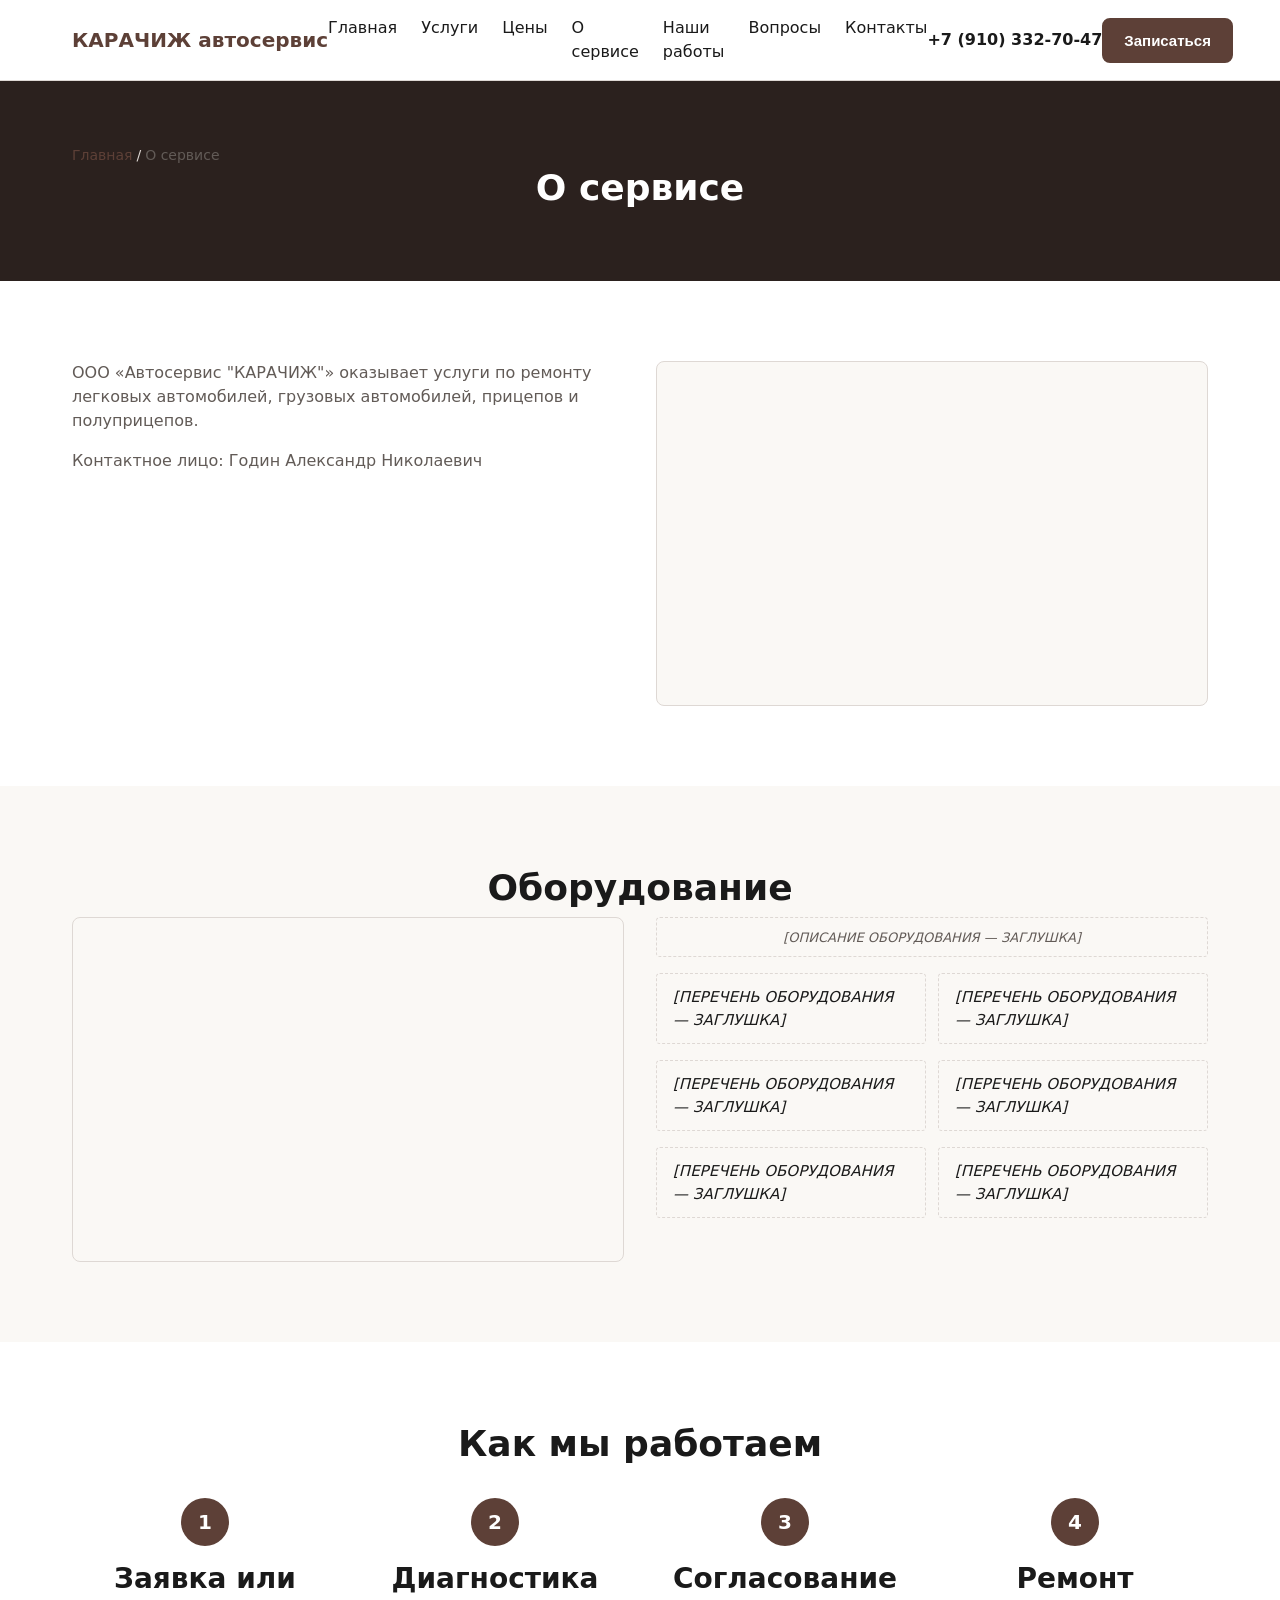
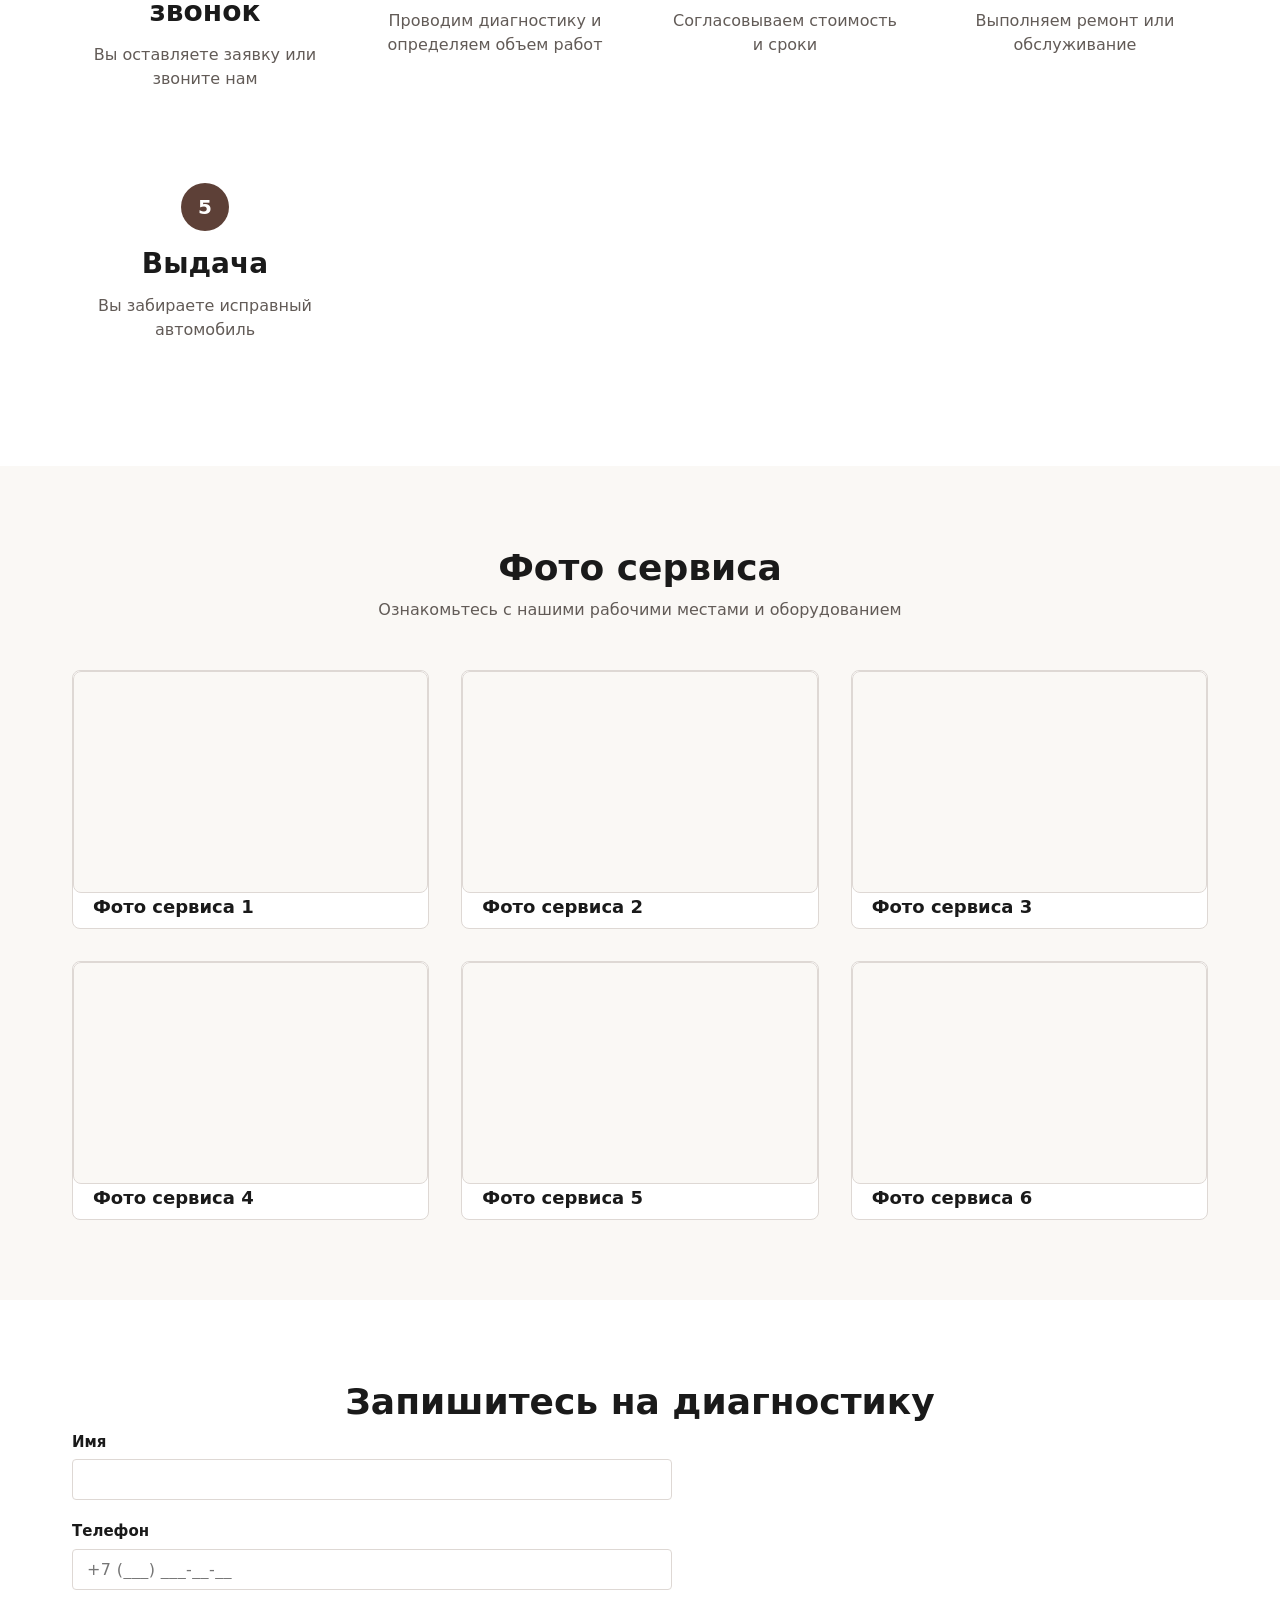
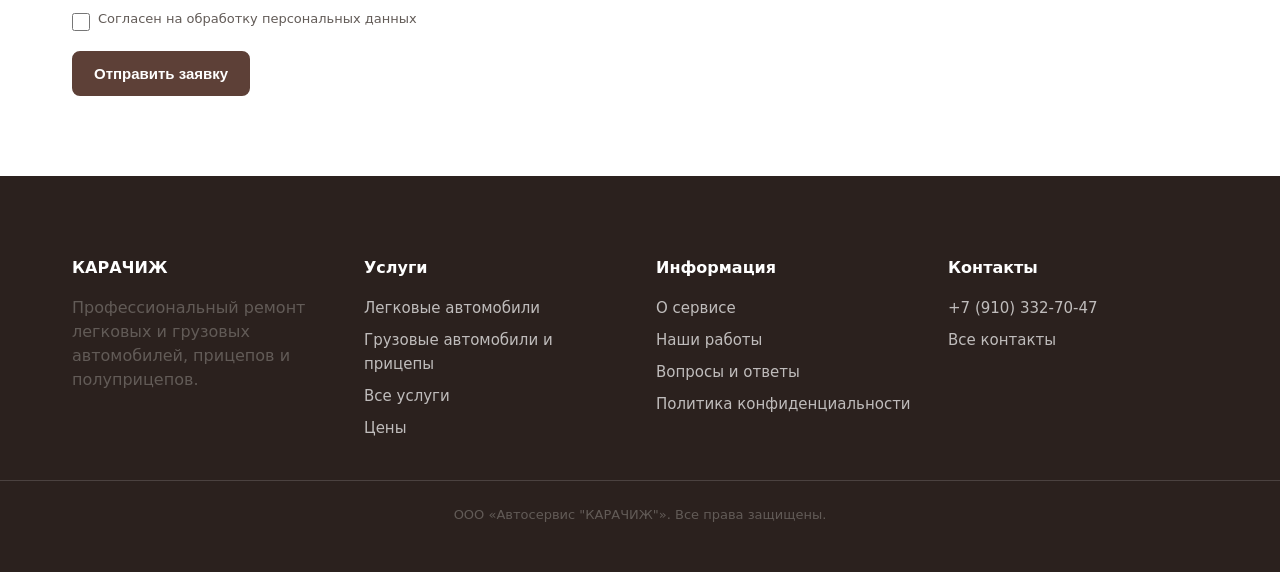
<file: about.html>
<!DOCTYPE html>
<html lang="ru">
<head>
  <meta charset="UTF-8">
  <meta name="viewport" content="width=device-width, initial-scale=1.0">
  <title>О сервисе — автосервис КАРАЧИЖ | Брянск</title>
  <meta name="description" content="Информация об автосервисе КАРАЧИЖ: профессиональный ремонт легковых и грузовых автомобилей в Брянске.">
  <!-- TODO: заменить на реальный канонический URL -->
  <link rel="canonical" href="https://karachizh-auto.ru/about.html">
  <!-- Open Graph -->
  <meta property="og:type" content="website">
  <meta property="og:title" content="О сервисе — автосервис КАРАЧИЖ | Брянск">
  <meta property="og:description" content="Информация об автосервисе КАРАЧИЖ: профессиональный ремонт легковых и грузовых автомобилей в Брянске.">
  <meta property="og:image" content="https://karachizh-auto.ru/images/og-image.jpg">
  <meta property="og:url" content="https://karachizh-auto.ru/about.html">
  <meta property="og:locale" content="ru_RU">
  <link rel="stylesheet" href="css/critical.css">
  <link rel="stylesheet" href="css/main.css">
  <link rel="stylesheet" href="css/components.css">
  <script type="application/ld+json">
  {
    "@context": "https://schema.org",
    "@type": "AutoRepair",
    "name": "КАРАЧИЖ",
    "description": "Профессиональный ремонт легковых и грузовых автомобилей, прицепов и полуприцепов в Брянске",
    "telephone": "+79103327047",
    "address": {
      "@type": "PostalAddress",
      "addressLocality": "Брянск",
      "addressCountry": "RU"
    },
    "url": "https://karachizh-auto.ru/"
  }
  </script>
</head>
<body>
  <header class="header">
    <a class="skip-link" href="#main-content">Перейти к содержимому</a>
    <div class="container header__inner">
      <a class="header__logo" href="index.html" aria-label="Автосервис КАРАЧИЖ — на главную">
        <span class="header__logo-text">КАРАЧИЖ</span>
        <span class="header__logo-sub">автосервис</span>
      </a>
      <button class="header__menu-toggle" aria-expanded="false" aria-controls="main-nav" aria-label="Открыть меню">
        <span class="header__menu-icon"></span>
      </button>
      <nav class="header__nav" id="main-nav" aria-label="Основная навигация">
        <ul class="header__nav-list">
          <li class="header__nav-item"><a class="header__nav-link" href="index.html">Главная</a></li>
          <li class="header__nav-item"><a class="header__nav-link" href="services.html">Услуги</a></li>
          <li class="header__nav-item"><a class="header__nav-link" href="prices.html">Цены</a></li>
          <li class="header__nav-item"><a class="header__nav-link header__nav-link--active" href="about.html">О сервисе</a></li>
          <li class="header__nav-item"><a class="header__nav-link" href="portfolio.html">Наши работы</a></li>
          <li class="header__nav-item"><a class="header__nav-link" href="faq.html">Вопросы</a></li>
          <li class="header__nav-item"><a class="header__nav-link" href="contacts.html">Контакты</a></li>
        </ul>
      </nav>
      <a class="header__phone" href="tel:+79103327047">+7 (910) 332-70-47</a>
      <button class="header__cta button button--primary" data-modal-open="callback">Записаться</button>
    </div>
  </header>

  <main id="main-content">
    <section class="page-hero">
      <div class="container">
        <nav class="breadcrumbs" aria-label="Навигационная цепочка">
          <ol class="breadcrumbs">
            <li class="breadcrumbs__item"><a href="index.html">Главная</a></li>
            <li class="breadcrumbs__item">О сервисе</li>
          </ol>
        </nav>
        <h1 class="page-hero__title">О сервисе</h1>
      </div>
    </section>

    <section class="section">
      <div class="container">
        <div class="about-grid">
          <div class="about-grid__text">
            <p>ООО «Автосервис "КАРАЧИЖ"» оказывает услуги по ремонту легковых автомобилей, грузовых автомобилей, прицепов и полуприцепов.</p>
            <p>Контактное лицо: Годин Александр Николаевич</p>
          </div>
          <div class="about-grid__image">
            <div class="placeholder-img placeholder-img--auto" aria-label="Фото автосервиса КАРАЧИЖ"></div>
          </div>
        </div>
      </div>
    </section>

    <section class="section section--surface">
      <div class="container">
        <h2 class="section__title">Оборудование</h2>
        <div class="about-grid">
          <div class="about-grid__image">
            <div class="placeholder-img placeholder-img--auto" aria-label="Оборудование автосервиса КАРАЧИЖ"></div>
          </div>
          <div class="about-grid__text">
            <p data-placeholder="true">[ОПИСАНИЕ ОБОРУДОВАНИЯ — ЗАГЛУШКА]</p>
            <ul class="about__equipment">
              <li data-placeholder="true">[ПЕРЕЧЕНЬ ОБОРУДОВАНИЯ — ЗАГЛУШКА]</li>
              <li data-placeholder="true">[ПЕРЕЧЕНЬ ОБОРУДОВАНИЯ — ЗАГЛУШКА]</li>
              <li data-placeholder="true">[ПЕРЕЧЕНЬ ОБОРУДОВАНИЯ — ЗАГЛУШКА]</li>
              <li data-placeholder="true">[ПЕРЕЧЕНЬ ОБОРУДОВАНИЯ — ЗАГЛУШКА]</li>
              <li data-placeholder="true">[ПЕРЕЧЕНЬ ОБОРУДОВАНИЯ — ЗАГЛУШКА]</li>
              <li data-placeholder="true">[ПЕРЕЧЕНЬ ОБОРУДОВАНИЯ — ЗАГЛУШКА]</li>
            </ul>
          </div>
        </div>
      </div>
    </section>

    <section class="steps section">
      <div class="container">
        <h2 class="section__title">Как мы работаем</h2>
        <ol class="steps__list">
          <li class="steps__item">
            <span class="steps__number" aria-hidden="true">1</span>
            <h3 class="steps__item-title">Заявка или звонок</h3>
            <p class="steps__item-text">Вы оставляете заявку или звоните нам</p>
          </li>
          <li class="steps__item">
            <span class="steps__number" aria-hidden="true">2</span>
            <h3 class="steps__item-title">Диагностика</h3>
            <p class="steps__item-text">Проводим диагностику и определяем объем работ</p>
          </li>
          <li class="steps__item">
            <span class="steps__number" aria-hidden="true">3</span>
            <h3 class="steps__item-title">Согласование</h3>
            <p class="steps__item-text">Согласовываем стоимость и сроки</p>
          </li>
          <li class="steps__item">
            <span class="steps__number" aria-hidden="true">4</span>
            <h3 class="steps__item-title">Ремонт</h3>
            <p class="steps__item-text">Выполняем ремонт или обслуживание</p>
          </li>
          <li class="steps__item">
            <span class="steps__number" aria-hidden="true">5</span>
            <h3 class="steps__item-title">Выдача</h3>
            <p class="steps__item-text">Вы забираете исправный автомобиль</p>
          </li>
        </ol>
      </div>
    </section>

    <section class="section section--surface">
      <div class="container">
        <h2 class="section__title">Фото сервиса</h2>
        <p class="section__subtitle">Ознакомьтесь с нашими рабочими местами и оборудованием</p>
        <div class="card-grid">
          <!-- TODO: заменить на реальные фотографии сервиса -->
          <div class="card">
            <div class="placeholder-img placeholder-img--auto" aria-label="Фото сервиса 1"></div>
            <div class="card__title">Фото сервиса 1</div>
          </div>
          <div class="card">
            <div class="placeholder-img placeholder-img--auto" aria-label="Фото сервиса 2"></div>
            <div class="card__title">Фото сервиса 2</div>
          </div>
          <div class="card">
            <div class="placeholder-img placeholder-img--auto" aria-label="Фото сервиса 3"></div>
            <div class="card__title">Фото сервиса 3</div>
          </div>
          <div class="card">
            <div class="placeholder-img placeholder-img--auto" aria-label="Фото сервиса 4"></div>
            <div class="card__title">Фото сервиса 4</div>
          </div>
          <div class="card">
            <div class="placeholder-img placeholder-img--auto" aria-label="Фото сервиса 5"></div>
            <div class="card__title">Фото сервиса 5</div>
          </div>
          <div class="card">
            <div class="placeholder-img placeholder-img--auto" aria-label="Фото сервиса 6"></div>
            <div class="card__title">Фото сервиса 6</div>
          </div>
        </div>
      </div>
    </section>

    <section class="cta-form section">
      <div class="container">
        <h2 class="section__title">Запишитесь на диагностику</h2>
        <form class="form form--callback" action="#" method="post" data-form="callback">
          <div class="form__status" data-form-status aria-live="polite"></div>
          <div class="form__field">
            <label class="form__label" for="cta-name">Имя</label>
            <input class="form__input" id="cta-name" name="name" type="text" autocomplete="name" required aria-required="true">
            <span class="form__error" data-error-for="name"></span>
          </div>
          <div class="form__field">
            <label class="form__label" for="cta-phone">Телефон</label>
            <input class="form__input" id="cta-phone" name="phone" type="tel" autocomplete="tel" required aria-required="true">
            <span class="form__error" data-error-for="phone"></span>
          </div>
          <input type="hidden" name="source_page" value="about">
          <input type="hidden" name="service" value="">
          <label class="form__consent">
            <input name="consent" type="checkbox" required aria-required="true">
            <span>Согласен на обработку персональных данных</span>
          </label>
          <button class="button button--primary" type="submit">Отправить заявку</button>
        </form>
      </div>
    </section>
  </main>

  <footer class="footer">
    <div class="container footer__grid">
      <div class="footer__col">
        <div class="footer__title">КАРАЧИЖ</div>
        <p class="footer__text">Профессиональный ремонт легковых и грузовых автомобилей, прицепов и полуприцепов.</p>
      </div>
      <div class="footer__col">
        <div class="footer__title">Услуги</div>
        <ul class="footer__links">
          <li><a href="passenger-cars.html">Легковые автомобили</a></li>
          <li><a href="trucks-trailers.html">Грузовые автомобили и прицепы</a></li>
          <li><a href="services.html">Все услуги</a></li>
          <li><a href="prices.html">Цены</a></li>
        </ul>
      </div>
      <div class="footer__col">
        <div class="footer__title">Информация</div>
        <ul class="footer__links">
          <li><a href="about.html">О сервисе</a></li>
          <li><a href="portfolio.html">Наши работы</a></li>
          <li><a href="faq.html">Вопросы и ответы</a></li>
          <li><a href="privacy.html">Политика конфиденциальности</a></li>
        </ul>
      </div>
      <div class="footer__col">
        <div class="footer__title">Контакты</div>
        <ul class="footer__links">
          <li><a href="tel:+79103327047">+7 (910) 332-70-47</a></li>
          <li><a href="contacts.html">Все контакты</a></li>
        </ul>
      </div>
    </div>
    <div class="footer__bottom">
      <div class="container">
        <p>ООО «Автосервис "КАРАЧИЖ"». Все права защищены.</p>
      </div>
    </div>
  </footer>

  <div class="modal" id="modal-callback" role="dialog" aria-modal="true" aria-labelledby="modal-callback-title" hidden>
    <div class="modal__overlay" data-modal-close></div>
    <div class="modal__content">
      <div class="modal__header">
        <h2 class="modal__title" id="modal-callback-title">Записаться на сервис</h2>
        <button class="modal__close" data-modal-close aria-label="Закрыть окно">&times;</button>
      </div>
      <div class="modal__body">
        <form class="form form--callback" action="#" method="post" data-form="callback">
          <div class="form__status" data-form-status aria-live="polite"></div>
          <div class="form__field">
            <label class="form__label" for="modal-callback-name">Имя</label>
            <input class="form__input" id="modal-callback-name" name="name" type="text" autocomplete="name" required aria-required="true">
            <span class="form__error" data-error-for="name"></span>
          </div>
          <div class="form__field">
            <label class="form__label" for="modal-callback-phone">Телефон</label>
            <input class="form__input" id="modal-callback-phone" name="phone" type="tel" autocomplete="tel" required aria-required="true">
            <span class="form__error" data-error-for="phone"></span>
          </div>
          <input type="hidden" name="source_page" value="">
          <input type="hidden" name="service" value="">
          <label class="form__consent">
            <input name="consent" type="checkbox" required aria-required="true">
            <span>Согласен на обработку персональных данных</span>
          </label>
          <button class="button button--primary" type="submit">Отправить заявку</button>
        </form>
      </div>
    </div>
  </div>

  <script type="module" src="js/main.js" defer></script>
</body>
</html>
</file>
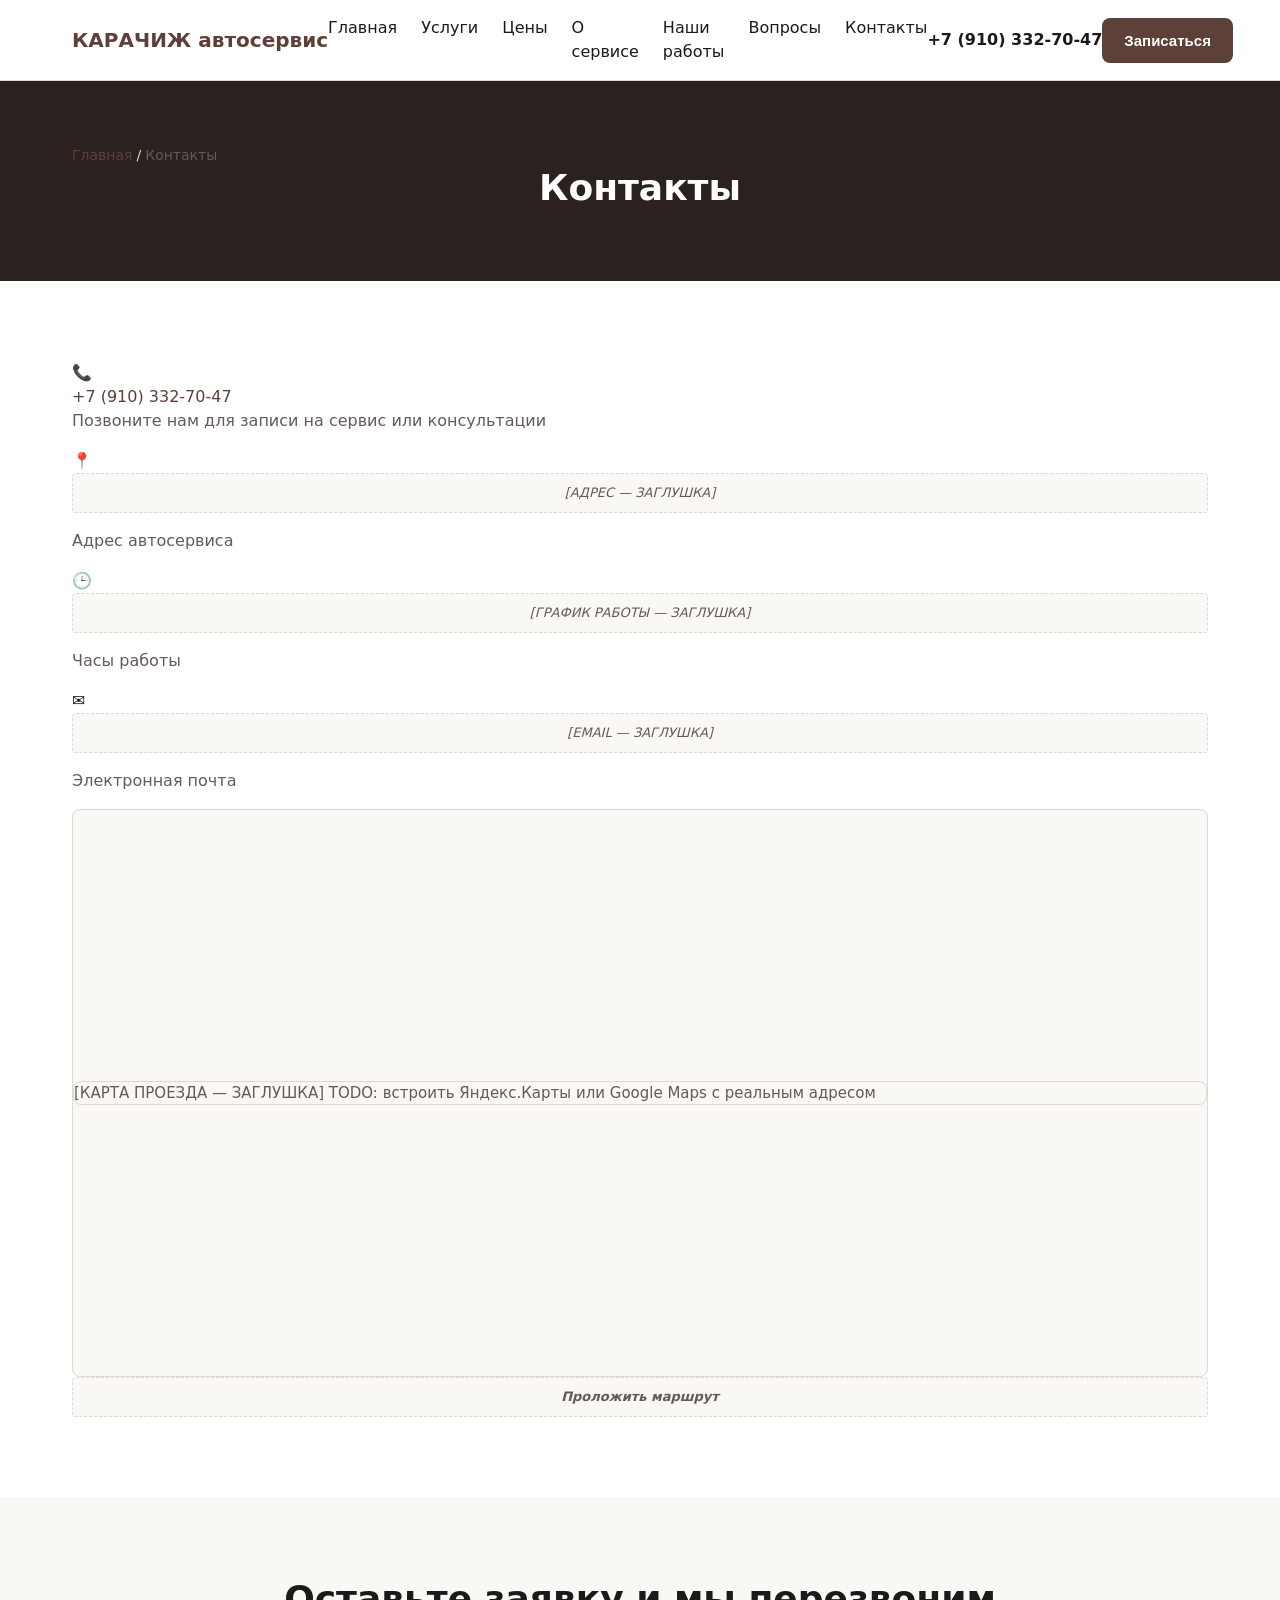
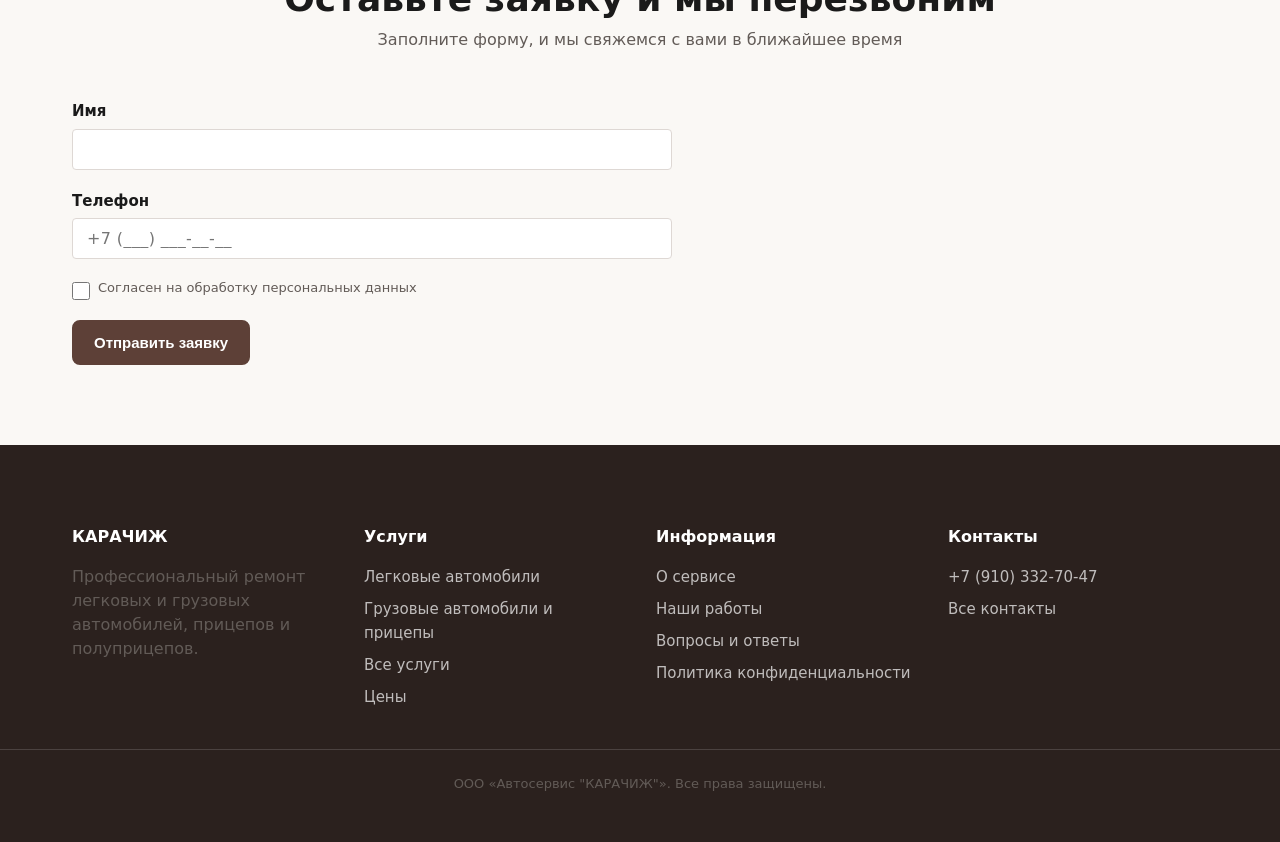
<file: contacts.html>
<!DOCTYPE html>
<html lang="ru">
<head>
  <meta charset="UTF-8">
  <meta name="viewport" content="width=device-width, initial-scale=1.0">
  <title>Контакты — автосервис КАРАЧИЖ | Брянск</title>
  <meta name="description" content="Контакты автосервиса КАРАЧИЖ в Брянске: телефон, адрес, схема проезда. Запись на ремонт легковых и грузовых автомобилей.">
  <!-- TODO: заменить на реальный канонический URL -->
  <link rel="canonical" href="https://karachizh-auto.ru/contacts.html">
  <meta property="og:type" content="website">
  <meta property="og:title" content="Контакты — автосервис КАРАЧИЖ | Брянск">
  <meta property="og:description" content="Контакты автосервиса КАРАЧИЖ в Брянске: телефон, адрес, схема проезда. Запись на ремонт легковых и грузовых автомобилей.">
  <meta property="og:image" content="https://karachizh-auto.ru/images/og-image.jpg">
  <meta property="og:url" content="https://karachizh-auto.ru/contacts.html">
  <meta property="og:locale" content="ru_RU">
  <link rel="stylesheet" href="css/critical.css">
  <link rel="stylesheet" href="css/main.css">
  <link rel="stylesheet" href="css/components.css">
  <script type="application/ld+json">
  {
    "@context": "https://schema.org",
    "@type": "AutoRepair",
    "name": "КАРАЧИЖ",
    "description": "Профессиональный ремонт легковых и грузовых автомобилей, прицепов и полуприцепов в Брянске",
    "telephone": "+79103327047",
    "address": {
      "@type": "PostalAddress",
      "addressLocality": "Брянск",
      "addressCountry": "RU"
    },
    "url": "https://karachizh-auto.ru/"
  }
  </script>
</head>
<body>
  <header class="header">
    <a class="skip-link" href="#main-content">Перейти к содержимому</a>
    <div class="container header__inner">
      <a class="header__logo" href="index.html" aria-label="Автосервис КАРАЧИЖ — на главную">
        <span class="header__logo-text">КАРАЧИЖ</span>
        <span class="header__logo-sub">автосервис</span>
      </a>
      <button class="header__menu-toggle" aria-expanded="false" aria-controls="main-nav" aria-label="Открыть меню">
        <span class="header__menu-icon"></span>
      </button>
      <nav class="header__nav" id="main-nav" aria-label="Основная навигация">
        <ul class="header__nav-list">
          <li class="header__nav-item"><a class="header__nav-link" href="index.html">Главная</a></li>
          <li class="header__nav-item"><a class="header__nav-link" href="services.html">Услуги</a></li>
          <li class="header__nav-item"><a class="header__nav-link" href="prices.html">Цены</a></li>
          <li class="header__nav-item"><a class="header__nav-link" href="about.html">О сервисе</a></li>
          <li class="header__nav-item"><a class="header__nav-link" href="portfolio.html">Наши работы</a></li>
          <li class="header__nav-item"><a class="header__nav-link" href="faq.html">Вопросы</a></li>
          <li class="header__nav-item"><a class="header__nav-link header__nav-link--active" href="contacts.html">Контакты</a></li>
        </ul>
      </nav>
      <a class="header__phone" href="tel:+79103327047">+7 (910) 332-70-47</a>
      <button class="header__cta button button--primary" data-modal-open="callback">Записаться</button>
    </div>
  </header>

  <main id="main-content">
    <section class="page-hero">
      <div class="container">
        <nav class="page-hero__breadcrumb" aria-label="Хлебные крошки">
          <ol class="breadcrumbs">
            <li class="breadcrumbs__item"><a href="index.html">Главная</a></li>
            <li class="breadcrumbs__item">Контакты</li>
          </ol>
        </nav>
        <h1 class="page-hero__title">Контакты</h1>
      </div>
    </section>

    <section class="section">
      <div class="container">
        <div class="contacts-page__grid">
          <div class="contacts-page__card">
            <div class="contacts-page__card-icon" aria-hidden="true">&#128222;</div>
            <div class="contacts-page__card-body">
              <a class="contacts-page__phone" href="tel:+79103327047">+7 (910) 332-70-47</a>
              <p class="contacts-page__card-desc">Позвоните нам для записи на сервис или консультации</p>
            </div>
          </div>
          <div class="contacts-page__card">
            <div class="contacts-page__card-icon" aria-hidden="true">&#128205;</div>
            <div class="contacts-page__card-body">
              <p class="contacts-page__card-value" data-placeholder="true">[АДРЕС — ЗАГЛУШКА]</p>
              <p class="contacts-page__card-desc">Адрес автосервиса</p>
              <!-- TODO: указать реальный адрес -->
            </div>
          </div>
          <div class="contacts-page__card">
            <div class="contacts-page__card-icon" aria-hidden="true">&#128338;</div>
            <div class="contacts-page__card-body">
              <p class="contacts-page__card-value" data-placeholder="true">[ГРАФИК РАБОТЫ — ЗАГЛУШКА]</p>
              <p class="contacts-page__card-desc">Часы работы</p>
              <!-- TODO: указать реальный график работы -->
            </div>
          </div>
          <div class="contacts-page__card">
            <div class="contacts-page__card-icon" aria-hidden="true">&#9993;&#65039;</div>
            <div class="contacts-page__card-body">
              <p class="contacts-page__card-value" data-placeholder="true">[EMAIL — ЗАГЛУШКА]</p>
              <p class="contacts-page__card-desc">Электронная почта</p>
              <!-- TODO: указать реальный email -->
            </div>
          </div>
        </div>

        <div class="contacts-page__map-placeholder">
          <div class="placeholder-img placeholder-img--map">
            <span class="placeholder-img__text">[КАРТА ПРОЕЗДА — ЗАГЛУШКА]</span>
            <span class="placeholder-img__hint">TODO: встроить Яндекс.Карты или Google Maps с реальным адресом</span>
          </div>
        </div>

        <div class="contacts-page__route">
          <a href="#" class="button button--outline" data-placeholder="true" aria-label="Построить маршрут (заглушка)">
            Проложить маршрут
          </a>
          <!-- TODO: заменить href на реальную ссылку построения маршрута -->
        </div>
      </div>
    </section>

    <section class="cta-form section section--surface">
      <div class="container">
        <h2 class="section__title">Оставьте заявку и мы перезвоним</h2>
        <p class="section__subtitle">Заполните форму, и мы свяжемся с вами в ближайшее время</p>
        <form class="form form--callback" action="#" method="post" data-form="callback">
          <div class="form__status" data-form-status aria-live="polite"></div>
          <div class="form__field">
            <label class="form__label" for="contacts-cta-name">Имя</label>
            <input class="form__input" id="contacts-cta-name" name="name" type="text" autocomplete="name" required aria-required="true">
            <span class="form__error" data-error-for="name"></span>
          </div>
          <div class="form__field">
            <label class="form__label" for="contacts-cta-phone">Телефон</label>
            <input class="form__input" id="contacts-cta-phone" name="phone" type="tel" autocomplete="tel" required aria-required="true">
            <span class="form__error" data-error-for="phone"></span>
          </div>
          <input type="hidden" name="source_page" value="contacts">
          <input type="hidden" name="service" value="">
          <label class="form__consent">
            <input name="consent" type="checkbox" required aria-required="true">
            <span>Согласен на обработку персональных данных</span>
          </label>
          <button class="button button--primary" type="submit">Отправить заявку</button>
        </form>
      </div>
    </section>
  </main>

  <footer class="footer">
    <div class="container footer__grid">
      <div class="footer__col">
        <div class="footer__title">КАРАЧИЖ</div>
        <p class="footer__text">Профессиональный ремонт легковых и грузовых автомобилей, прицепов и полуприцепов.</p>
      </div>
      <div class="footer__col">
        <div class="footer__title">Услуги</div>
        <ul class="footer__links">
          <li><a href="passenger-cars.html">Легковые автомобили</a></li>
          <li><a href="trucks-trailers.html">Грузовые автомобили и прицепы</a></li>
          <li><a href="services.html">Все услуги</a></li>
          <li><a href="prices.html">Цены</a></li>
        </ul>
      </div>
      <div class="footer__col">
        <div class="footer__title">Информация</div>
        <ul class="footer__links">
          <li><a href="about.html">О сервисе</a></li>
          <li><a href="portfolio.html">Наши работы</a></li>
          <li><a href="faq.html">Вопросы и ответы</a></li>
          <li><a href="privacy.html">Политика конфиденциальности</a></li>
        </ul>
      </div>
      <div class="footer__col">
        <div class="footer__title">Контакты</div>
        <ul class="footer__links">
          <li><a href="tel:+79103327047">+7 (910) 332-70-47</a></li>
          <li><a href="contacts.html">Все контакты</a></li>
        </ul>
      </div>
    </div>
    <div class="footer__bottom">
      <div class="container">
        <p>ООО «Автосервис "КАРАЧИЖ"». Все права защищены.</p>
      </div>
    </div>
  </footer>

  <div class="modal" id="modal-callback" role="dialog" aria-modal="true" aria-labelledby="modal-callback-title" hidden>
    <div class="modal__overlay" data-modal-close></div>
    <div class="modal__content">
      <div class="modal__header">
        <h2 class="modal__title" id="modal-callback-title">Записаться на сервис</h2>
        <button class="modal__close" data-modal-close aria-label="Закрыть окно">&times;</button>
      </div>
      <div class="modal__body">
        <form class="form form--callback" action="#" method="post" data-form="callback">
          <div class="form__status" data-form-status aria-live="polite"></div>
          <div class="form__field">
            <label class="form__label" for="modal-callback-name">Имя</label>
            <input class="form__input" id="modal-callback-name" name="name" type="text" autocomplete="name" required aria-required="true">
            <span class="form__error" data-error-for="name"></span>
          </div>
          <div class="form__field">
            <label class="form__label" for="modal-callback-phone">Телефон</label>
            <input class="form__input" id="modal-callback-phone" name="phone" type="tel" autocomplete="tel" required aria-required="true">
            <span class="form__error" data-error-for="phone"></span>
          </div>
          <input type="hidden" name="source_page" value="">
          <input type="hidden" name="service" value="">
          <label class="form__consent">
            <input name="consent" type="checkbox" required aria-required="true">
            <span>Согласен на обработку персональных данных</span>
          </label>
          <button class="button button--primary" type="submit">Отправить заявку</button>
        </form>
      </div>
    </div>
  </div>

  <script type="module" src="js/main.js" defer></script>
</body>
</html>
</file>
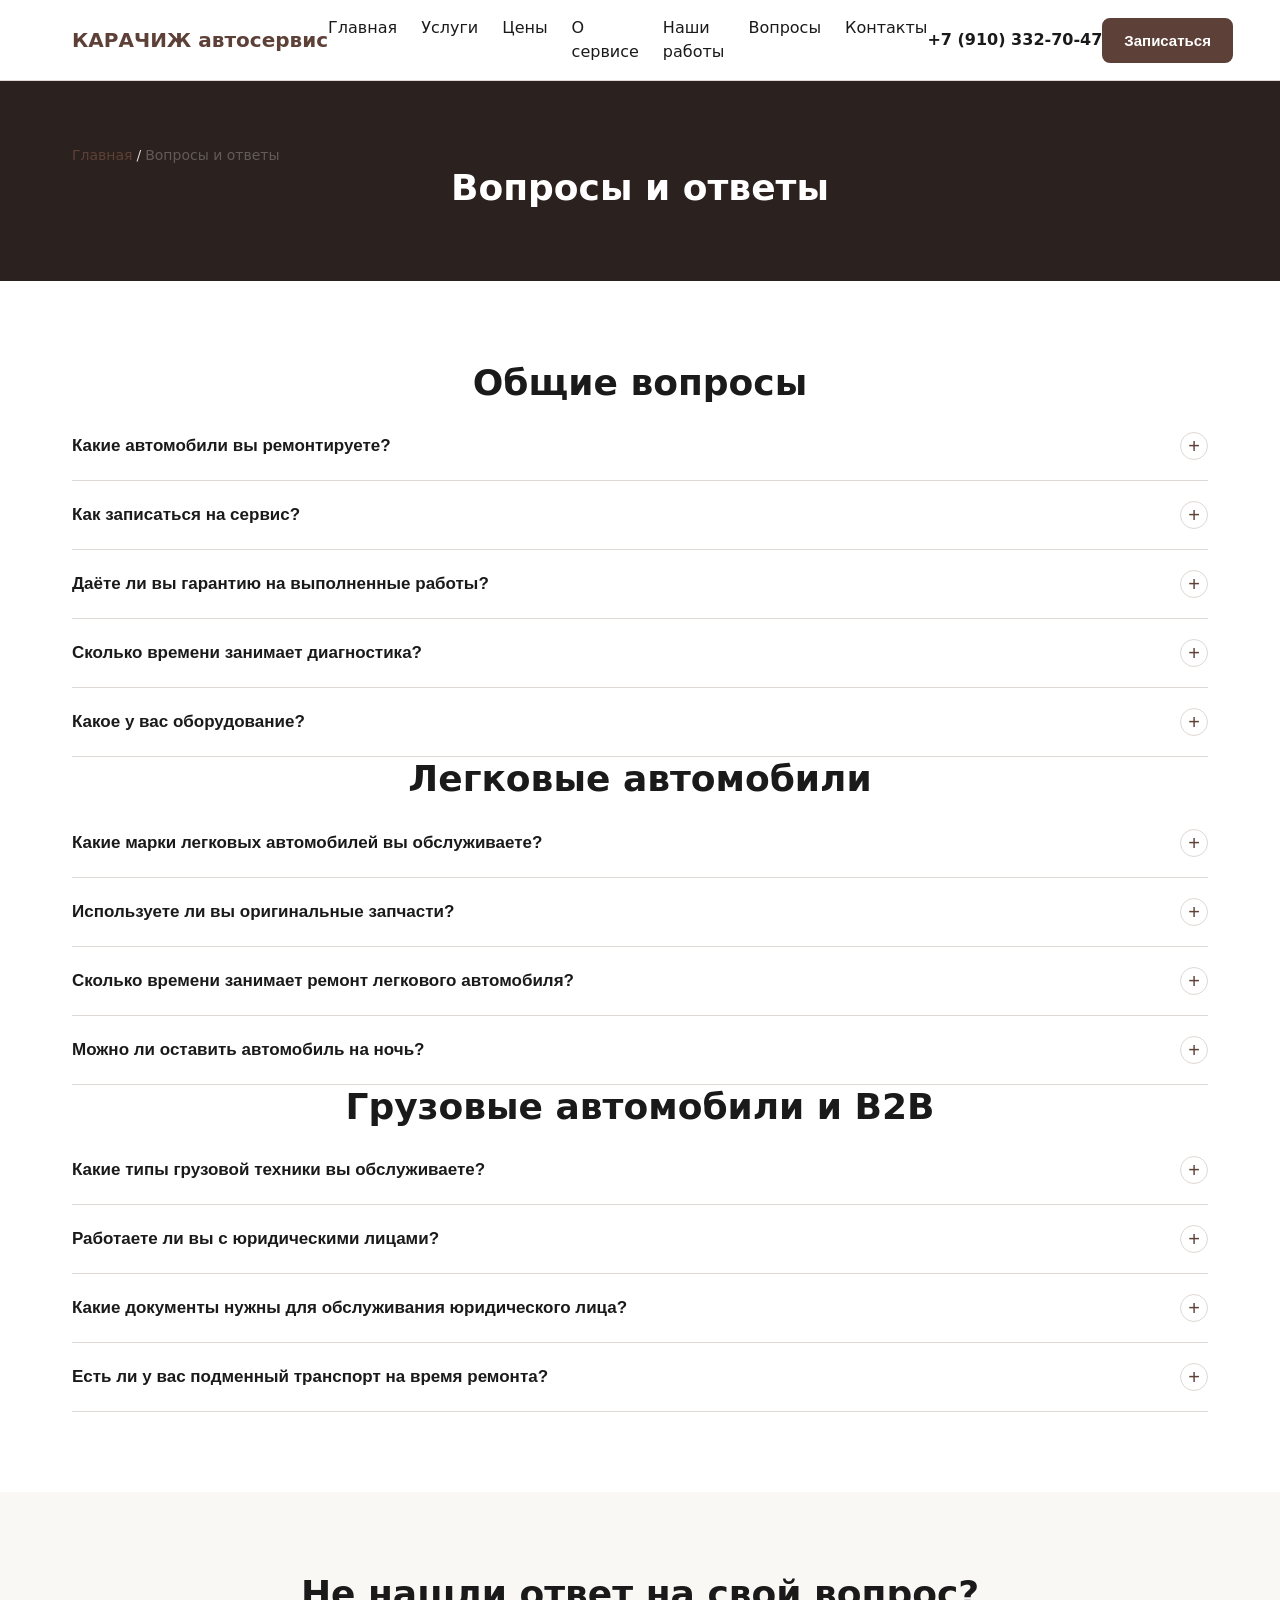
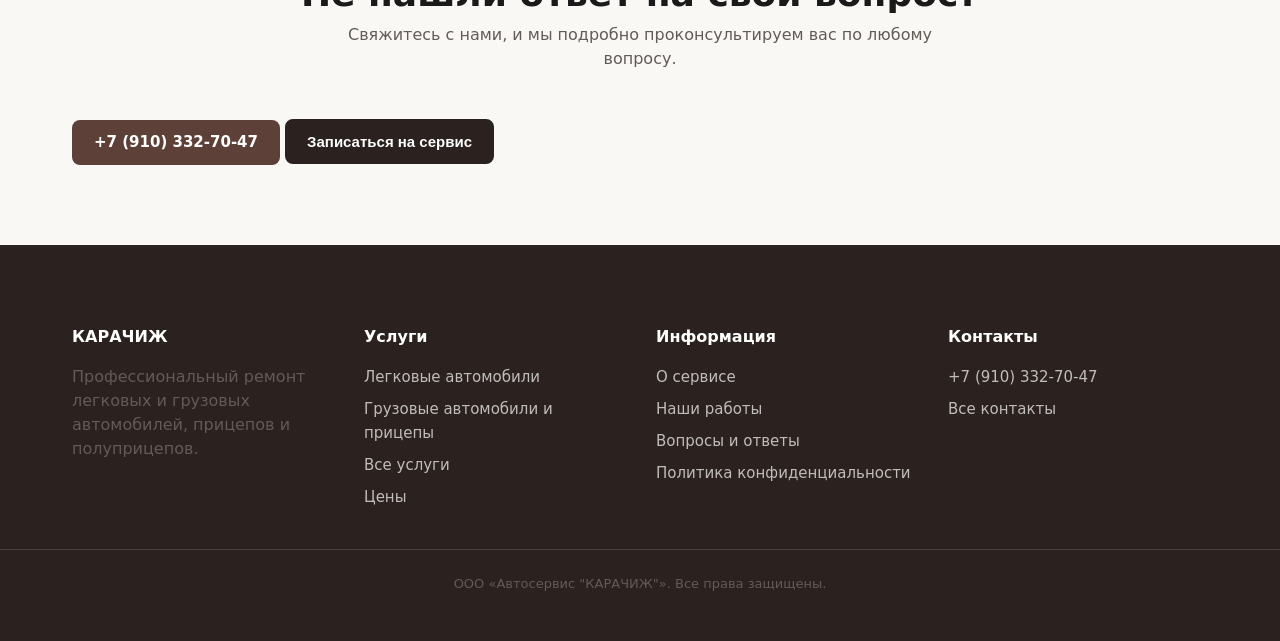
<file: faq.html>
<!DOCTYPE html>
<html lang="ru">
<head>
  <meta charset="UTF-8">
  <meta name="viewport" content="width=device-width, initial-scale=1.0">
  <title>Вопросы и ответы — автосервис КАРАЧИЖ | Брянск</title>
  <meta name="description" content="Часто задаваемые вопросы об услугах автосервиса КАРАЧИЖ: ремонт, диагностика, гарантии, обслуживание легковых и грузовых автомобилей.">
  <!-- TODO: заменить на реальный канонический URL -->
  <link rel="canonical" href="https://karachizh-auto.ru/faq.html">
  <meta property="og:type" content="website">
  <meta property="og:title" content="Вопросы и ответы — автосервис КАРАЧИЖ | Брянск">
  <meta property="og:description" content="Часто задаваемые вопросы об услугах автосервиса КАРАЧИЖ: ремонт, диагностика, гарантии, обслуживание легковых и грузовых автомобилей.">
  <meta property="og:image" content="https://karachizh-auto.ru/images/og-image.jpg">
  <meta property="og:url" content="https://karachizh-auto.ru/faq.html">
  <meta property="og:locale" content="ru_RU">
  <link rel="stylesheet" href="css/critical.css">
  <link rel="stylesheet" href="css/main.css">
  <link rel="stylesheet" href="css/components.css">
  <script type="application/ld+json">
  {
    "@context": "https://schema.org",
    "@type": "FAQPage",
    "name": "Вопросы и ответы — автосервис КАРАЧИЖ",
    "description": "Часто задаваемые вопросы об услугах автосервиса КАРАЧИЖ",
    "url": "https://karachizh-auto.ru/faq.html",
    "mainEntity": [
      {
        "@type": "Question",
        "name": "Какие автомобили вы ремонтируете?",
        "acceptedAnswer": {
          "@type": "Answer",
          "text": "Мы ремонтируем легковые автомобили, грузовые автомобили, прицепы и полуприцепы."
        }
      },
      {
        "@type": "Question",
        "name": "Как записаться на сервис?",
        "acceptedAnswer": {
          "@type": "Answer",
          "text": "Вы можете позвонить по телефону +7 (910) 332-70-47 или оставить заявку через форму на сайте."
        }
      }
    ]
  }
  </script>
</head>
<body>
  <header class="header">
    <a class="skip-link" href="#main-content">Перейти к содержимому</a>
    <div class="container header__inner">
      <a class="header__logo" href="index.html" aria-label="Автосервис КАРАЧИЖ — на главную">
        <span class="header__logo-text">КАРАЧИЖ</span>
        <span class="header__logo-sub">автосервис</span>
      </a>
      <button class="header__menu-toggle" aria-expanded="false" aria-controls="main-nav" aria-label="Открыть меню">
        <span class="header__menu-icon"></span>
      </button>
      <nav class="header__nav" id="main-nav" aria-label="Основная навигация">
        <ul class="header__nav-list">
          <li class="header__nav-item"><a class="header__nav-link" href="index.html">Главная</a></li>
          <li class="header__nav-item"><a class="header__nav-link" href="services.html">Услуги</a></li>
          <li class="header__nav-item"><a class="header__nav-link" href="prices.html">Цены</a></li>
          <li class="header__nav-item"><a class="header__nav-link" href="about.html">О сервисе</a></li>
          <li class="header__nav-item"><a class="header__nav-link" href="portfolio.html">Наши работы</a></li>
          <li class="header__nav-item"><a class="header__nav-link header__nav-link--active" href="faq.html">Вопросы</a></li>
          <li class="header__nav-item"><a class="header__nav-link" href="contacts.html">Контакты</a></li>
        </ul>
      </nav>
      <a class="header__phone" href="tel:+79103327047">+7 (910) 332-70-47</a>
      <button class="header__cta button button--primary" data-modal-open="callback">Записаться</button>
    </div>
  </header>

  <main id="main-content">
    <section class="page-hero">
      <div class="container">
        <nav class="page-hero__breadcrumb" aria-label="Хлебные крошки">
          <ol class="breadcrumbs">
            <li class="breadcrumbs__item"><a href="index.html">Главная</a></li>
            <li class="breadcrumbs__item">Вопросы и ответы</li>
          </ol>
        </nav>
        <h1 class="page-hero__title">Вопросы и ответы</h1>
      </div>
    </section>

    <section class="section">
      <div class="container">
        <h2 class="section__title">Общие вопросы</h2>
        <div class="faq__list">
          <div class="faq__item">
            <button class="faq__question" aria-expanded="false" aria-controls="faq-answer-1">Какие автомобили вы ремонтируете?</button>
            <div class="faq__answer" id="faq-answer-1" hidden>
              <p>Мы ремонтируем легковые автомобили, грузовые автомобили, прицепы и полуприцепы.</p>
            </div>
          </div>
          <div class="faq__item">
            <button class="faq__question" aria-expanded="false" aria-controls="faq-answer-2">Как записаться на сервис?</button>
            <div class="faq__answer" id="faq-answer-2" hidden>
              <p>Вы можете позвонить по телефону <a href="tel:+79103327047">+7 (910) 332-70-47</a> или оставить заявку через форму на сайте.</p>
            </div>
          </div>
          <div class="faq__item">
            <button class="faq__question" aria-expanded="false" aria-controls="faq-answer-3">Даёте ли вы гарантию на выполненные работы?</button>
            <div class="faq__answer" id="faq-answer-3" hidden>
              <p data-placeholder="true">[ИНФОРМАЦИЯ О ГАРАНТИИ — ЗАГЛУШКА]</p>
              <!-- TODO: указать конкретные сроки и условия гарантии -->
            </div>
          </div>
          <div class="faq__item">
            <button class="faq__question" aria-expanded="false" aria-controls="faq-answer-4">Сколько времени занимает диагностика?</button>
            <div class="faq__answer" id="faq-answer-4" hidden>
              <p data-placeholder="true">[СРОК ДИАГНОСТИКИ — ЗАГЛУШКА]</p>
              <!-- TODO: указать сроки диагностики для разных типов автомобилей -->
            </div>
          </div>
          <div class="faq__item">
            <button class="faq__question" aria-expanded="false" aria-controls="faq-answer-5">Какое у вас оборудование?</button>
            <div class="faq__answer" id="faq-answer-5" hidden>
              <p data-placeholder="true">[ОПИСАНИЕ ОБОРУДОВАНИЯ — ЗАГЛУШКА]</p>
              <!-- TODO: перечислить диагностическое и ремонтное оборудование -->
            </div>
          </div>
        </div>

        <h2 class="section__title">Легковые автомобили</h2>
        <div class="faq__list">
          <div class="faq__item">
            <button class="faq__question" aria-expanded="false" aria-controls="faq-answer-6">Какие марки легковых автомобилей вы обслуживаете?</button>
            <div class="faq__answer" id="faq-answer-6" hidden>
              <p data-placeholder="true">[ПЕРЕЧЕНЬ МАРОК — ЗАГЛУШКА]</p>
              <!-- TODO: перечислить обслуживаемые марки легковых автомобилей -->
            </div>
          </div>
          <div class="faq__item">
            <button class="faq__question" aria-expanded="false" aria-controls="faq-answer-7">Используете ли вы оригинальные запчасти?</button>
            <div class="faq__answer" id="faq-answer-7" hidden>
              <p data-placeholder="true">[ИНФОРМАЦИЯ О ЗАПЧАСТЯХ — ЗАГЛУШКА]</p>
              <!-- TODO: описать подход к подбору запчастей -->
            </div>
          </div>
          <div class="faq__item">
            <button class="faq__question" aria-expanded="false" aria-controls="faq-answer-8">Сколько времени занимает ремонт легкового автомобиля?</button>
            <div class="faq__answer" id="faq-answer-8" hidden>
              <p data-placeholder="true">[СРОК РЕМОНТА — ЗАГЛУШКА]</p>
              <!-- TODO: указать примерные сроки для разных видов работ -->
            </div>
          </div>
          <div class="faq__item">
            <button class="faq__question" aria-expanded="false" aria-controls="faq-answer-9">Можно ли оставить автомобиль на ночь?</button>
            <div class="faq__answer" id="faq-answer-9" hidden>
              <p data-placeholder="true">[ИНФОРМАЦИЯ ОБ ОХРАНЕ — ЗАГЛУШКА]</p>
              <!-- TODO: описать условия хранения автомобилей на территории сервиса -->
            </div>
          </div>
        </div>

        <h2 class="section__title">Грузовые автомобили и B2B</h2>
        <div class="faq__list">
          <div class="faq__item">
            <button class="faq__question" aria-expanded="false" aria-controls="faq-answer-10">Какие типы грузовой техники вы обслуживаете?</button>
            <div class="faq__answer" id="faq-answer-10" hidden>
              <p data-placeholder="true">[ПЕРЕЧЕНЬ ТЕХНИКИ — ЗАГЛУШКА]</p>
              <!-- TODO: перечислить типы обслуживаемой грузовой техники -->
            </div>
          </div>
          <div class="faq__item">
            <button class="faq__question" aria-expanded="false" aria-controls="faq-answer-11">Работаете ли вы с юридическими лицами?</button>
            <div class="faq__answer" id="faq-answer-11" hidden>
              <p>Да, мы работаем с транспортными компаниями и индивидуальными предпринимателями.</p>
            </div>
          </div>
          <div class="faq__item">
            <button class="faq__question" aria-expanded="false" aria-controls="faq-answer-12">Какие документы нужны для обслуживания юридического лица?</button>
            <div class="faq__answer" id="faq-answer-12" hidden>
              <p data-placeholder="true">[ПЕРЕЧЕНЬ ДОКУМЕНТОВ — ЗАГЛУШКА]</p>
              <!-- TODO: перечислить необходимые документы для юрлиц -->
            </div>
          </div>
          <div class="faq__item">
            <button class="faq__question" aria-expanded="false" aria-controls="faq-answer-13">Есть ли у вас подменный транспорт на время ремонта?</button>
            <div class="faq__answer" id="faq-answer-13" hidden>
              <p data-placeholder="true">[ИНФОРМАЦИЯ О ПОДМЕННОМ ТРАНСПОРТЕ — ЗАГЛУШКА]</p>
              <!-- TODO: описать условия предоставления подменного транспорта -->
            </div>
          </div>
        </div>
      </div>
    </section>

    <section class="cta section section--surface">
      <div class="container">
        <h2 class="section__title">Не нашли ответ на свой вопрос?</h2>
        <p class="section__subtitle">Свяжитесь с нами, и мы подробно проконсультируем вас по любому вопросу.</p>
        <div class="cta__actions">
          <a class="button button--primary" href="tel:+79103327047">+7 (910) 332-70-47</a>
          <button class="button button--secondary" data-modal-open="callback">Записаться на сервис</button>
        </div>
      </div>
    </section>
  </main>

  <footer class="footer">
    <div class="container footer__grid">
      <div class="footer__col">
        <div class="footer__title">КАРАЧИЖ</div>
        <p class="footer__text">Профессиональный ремонт легковых и грузовых автомобилей, прицепов и полуприцепов.</p>
      </div>
      <div class="footer__col">
        <div class="footer__title">Услуги</div>
        <ul class="footer__links">
          <li><a href="passenger-cars.html">Легковые автомобили</a></li>
          <li><a href="trucks-trailers.html">Грузовые автомобили и прицепы</a></li>
          <li><a href="services.html">Все услуги</a></li>
          <li><a href="prices.html">Цены</a></li>
        </ul>
      </div>
      <div class="footer__col">
        <div class="footer__title">Информация</div>
        <ul class="footer__links">
          <li><a href="about.html">О сервисе</a></li>
          <li><a href="portfolio.html">Наши работы</a></li>
          <li><a href="faq.html">Вопросы и ответы</a></li>
          <li><a href="privacy.html">Политика конфиденциальности</a></li>
        </ul>
      </div>
      <div class="footer__col">
        <div class="footer__title">Контакты</div>
        <ul class="footer__links">
          <li><a href="tel:+79103327047">+7 (910) 332-70-47</a></li>
          <li><a href="contacts.html">Все контакты</a></li>
        </ul>
      </div>
    </div>
    <div class="footer__bottom">
      <div class="container">
        <p>ООО «Автосервис "КАРАЧИЖ"». Все права защищены.</p>
      </div>
    </div>
  </footer>

  <div class="modal" id="modal-callback" role="dialog" aria-modal="true" aria-labelledby="modal-callback-title" hidden>
    <div class="modal__overlay" data-modal-close></div>
    <div class="modal__content">
      <div class="modal__header">
        <h2 class="modal__title" id="modal-callback-title">Записаться на сервис</h2>
        <button class="modal__close" data-modal-close aria-label="Закрыть окно">&times;</button>
      </div>
      <div class="modal__body">
        <form class="form form--callback" action="#" method="post" data-form="callback">
          <div class="form__status" data-form-status aria-live="polite"></div>
          <div class="form__field">
            <label class="form__label" for="modal-callback-name">Имя</label>
            <input class="form__input" id="modal-callback-name" name="name" type="text" autocomplete="name" required aria-required="true">
            <span class="form__error" data-error-for="name"></span>
          </div>
          <div class="form__field">
            <label class="form__label" for="modal-callback-phone">Телефон</label>
            <input class="form__input" id="modal-callback-phone" name="phone" type="tel" autocomplete="tel" required aria-required="true">
            <span class="form__error" data-error-for="phone"></span>
          </div>
          <input type="hidden" name="source_page" value="">
          <input type="hidden" name="service" value="">
          <label class="form__consent">
            <input name="consent" type="checkbox" required aria-required="true">
            <span>Согласен на обработку персональных данных</span>
          </label>
          <button class="button button--primary" type="submit">Отправить заявку</button>
        </form>
      </div>
    </div>
  </div>

  <script type="module" src="js/main.js" defer></script>
</body>
</html>
</file>
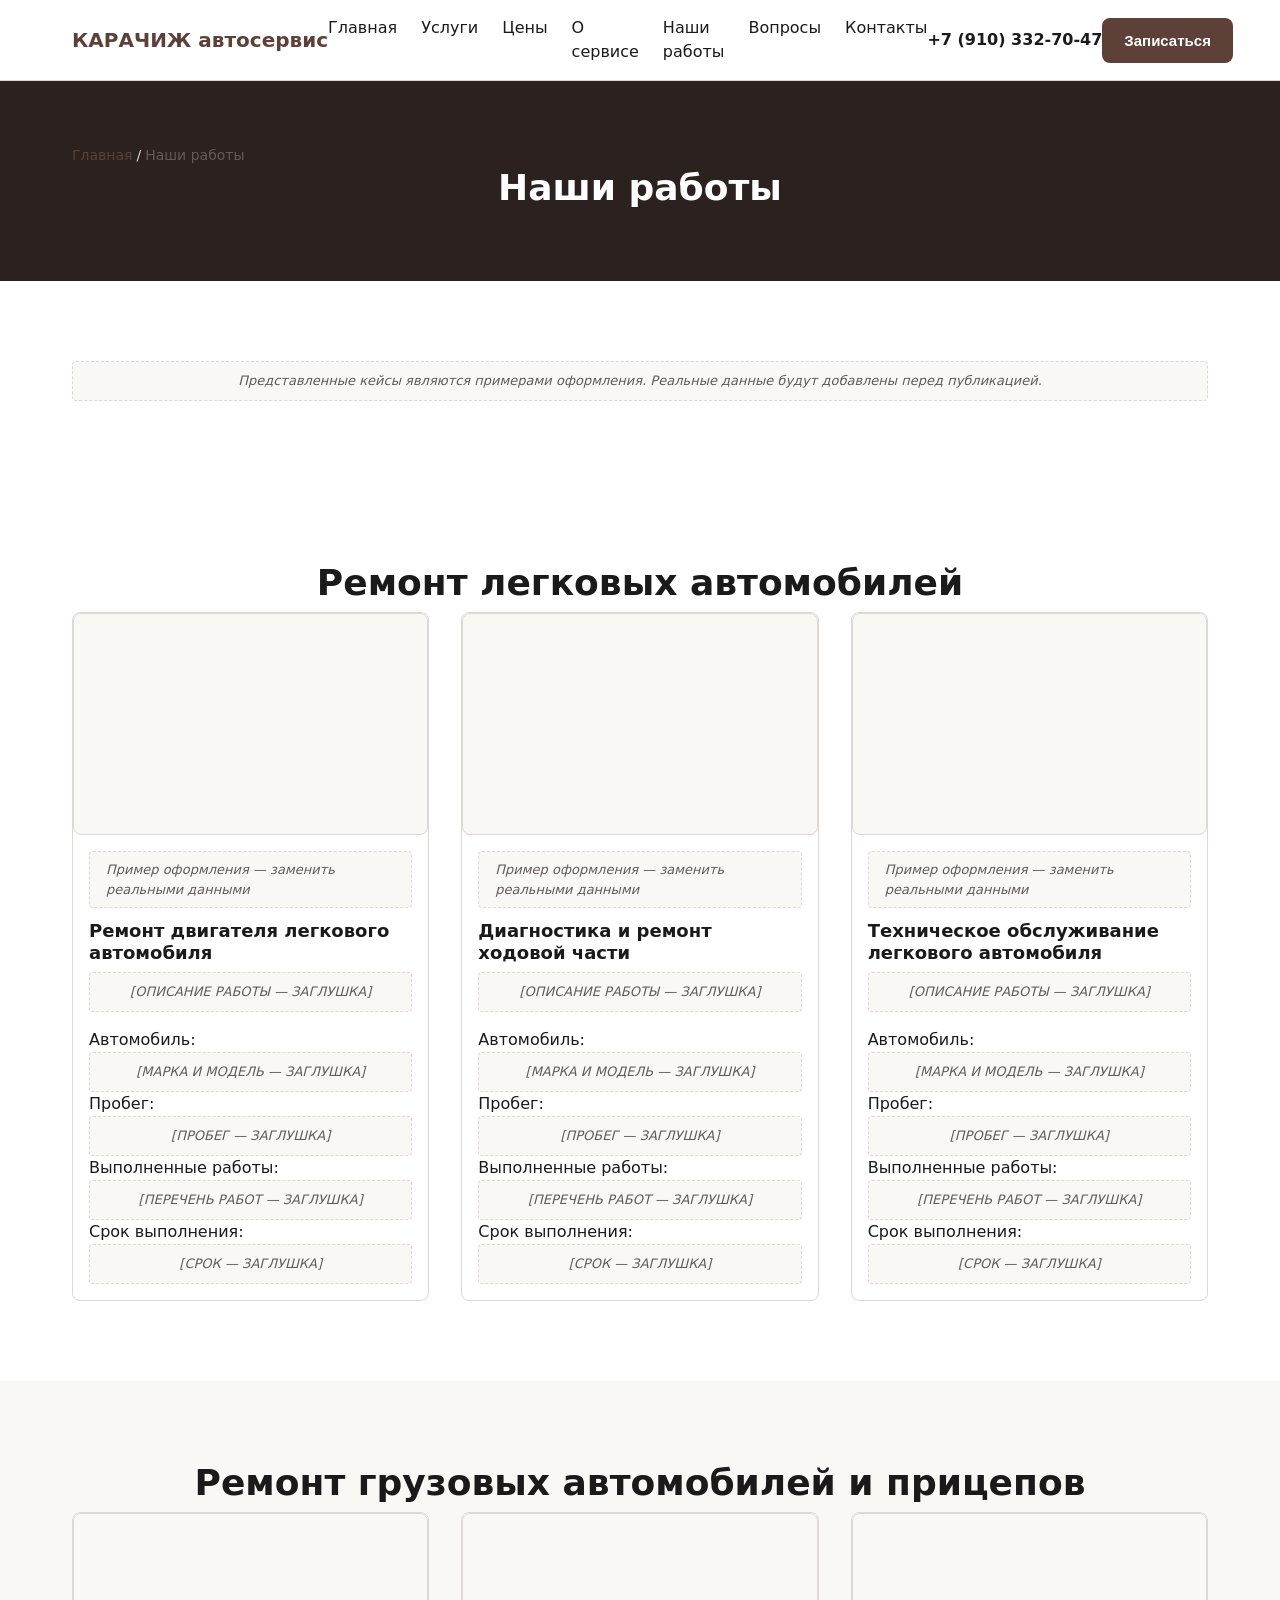
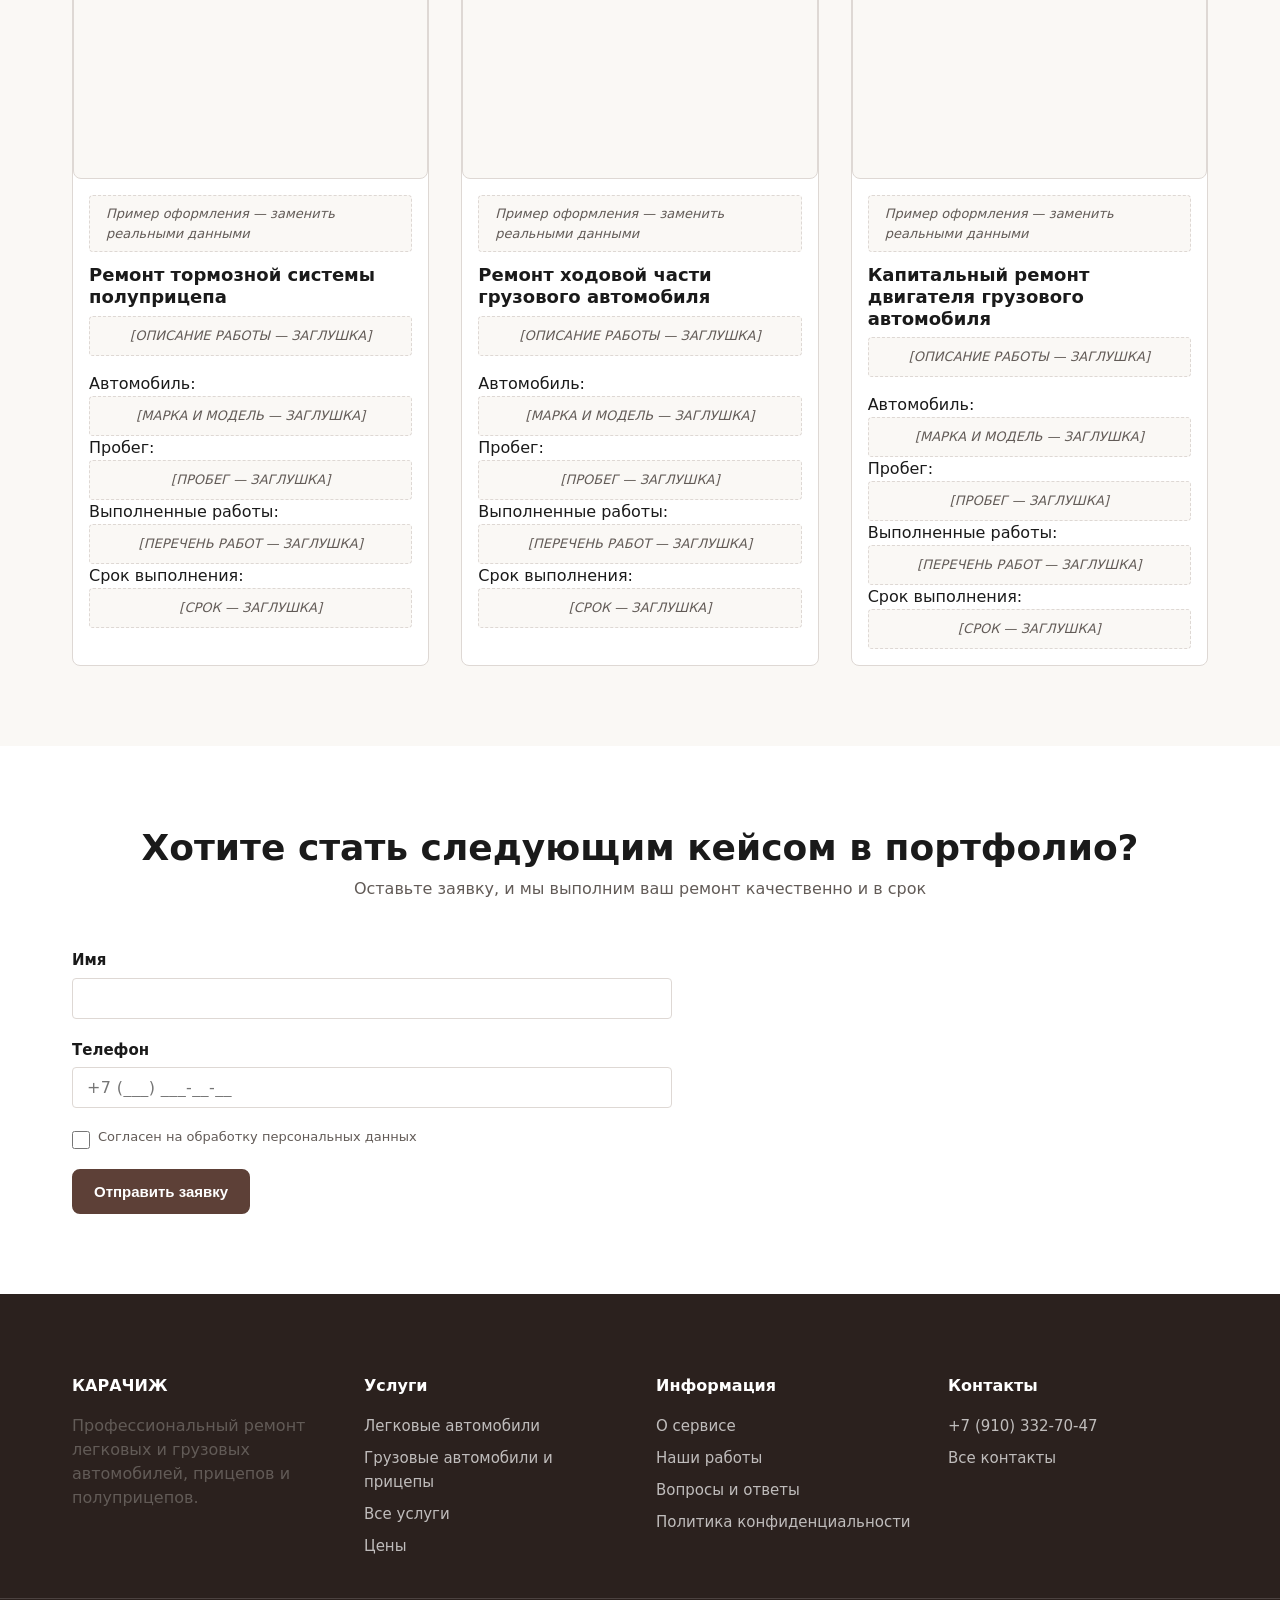
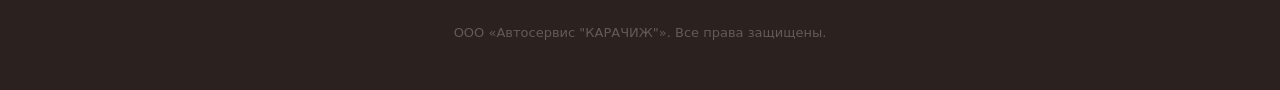
<file: portfolio.html>
<!DOCTYPE html>
<html lang="ru">
<head>
  <meta charset="UTF-8">
  <meta name="viewport" content="width=device-width, initial-scale=1.0">
  <title>Наши работы — автосервис КАРАЧИЖ | Брянск</title>
  <meta name="description" content="Примеры выполненных работ автосервиса КАРАЧИЖ. Демонстрационные кейсы по ремонту легковых и грузовых автомобилей.">
  <!-- TODO: заменить на реальный канонический URL -->
  <link rel="canonical" href="https://karachizh-auto.ru/portfolio.html">
  <!-- Open Graph -->
  <meta property="og:type" content="website">
  <meta property="og:title" content="Наши работы — автосервис КАРАЧИЖ | Брянск">
  <meta property="og:description" content="Примеры выполненных работ автосервиса КАРАЧИЖ. Демонстрационные кейсы по ремонту легковых и грузовых автомобилей.">
  <meta property="og:image" content="https://karachizh-auto.ru/images/og-image.jpg">
  <meta property="og:url" content="https://karachizh-auto.ru/portfolio.html">
  <meta property="og:locale" content="ru_RU">
  <link rel="stylesheet" href="css/critical.css">
  <link rel="stylesheet" href="css/main.css">
  <link rel="stylesheet" href="css/components.css">
  <script type="application/ld+json">
  {
    "@context": "https://schema.org",
    "@type": "AutoRepair",
    "name": "КАРАЧИЖ",
    "description": "Профессиональный ремонт легковых и грузовых автомобилей, прицепов и полуприцепов в Брянске",
    "telephone": "+79103327047",
    "address": {
      "@type": "PostalAddress",
      "addressLocality": "Брянск",
      "addressCountry": "RU"
    },
    "url": "https://karachizh-auto.ru/"
  }
  </script>
</head>
<body>
  <header class="header">
    <a class="skip-link" href="#main-content">Перейти к содержимому</a>
    <div class="container header__inner">
      <a class="header__logo" href="index.html" aria-label="Автосервис КАРАЧИЖ — на главную">
        <span class="header__logo-text">КАРАЧИЖ</span>
        <span class="header__logo-sub">автосервис</span>
      </a>
      <button class="header__menu-toggle" aria-expanded="false" aria-controls="main-nav" aria-label="Открыть меню">
        <span class="header__menu-icon"></span>
      </button>
      <nav class="header__nav" id="main-nav" aria-label="Основная навигация">
        <ul class="header__nav-list">
          <li class="header__nav-item"><a class="header__nav-link" href="index.html">Главная</a></li>
          <li class="header__nav-item"><a class="header__nav-link" href="services.html">Услуги</a></li>
          <li class="header__nav-item"><a class="header__nav-link" href="prices.html">Цены</a></li>
          <li class="header__nav-item"><a class="header__nav-link" href="about.html">О сервисе</a></li>
          <li class="header__nav-item"><a class="header__nav-link header__nav-link--active" href="portfolio.html">Наши работы</a></li>
          <li class="header__nav-item"><a class="header__nav-link" href="faq.html">Вопросы</a></li>
          <li class="header__nav-item"><a class="header__nav-link" href="contacts.html">Контакты</a></li>
        </ul>
      </nav>
      <a class="header__phone" href="tel:+79103327047">+7 (910) 332-70-47</a>
      <button class="header__cta button button--primary" data-modal-open="callback">Записаться</button>
    </div>
  </header>

  <main id="main-content">
    <section class="page-hero">
      <div class="container">
        <nav class="breadcrumbs" aria-label="Навигационная цепочка">
          <ol class="breadcrumbs">
            <li class="breadcrumbs__item"><a href="index.html">Главная</a></li>
            <li class="breadcrumbs__item">Наши работы</li>
          </ol>
        </nav>
        <h1 class="page-hero__title">Наши работы</h1>
      </div>
    </section>

    <section class="section">
      <div class="container">
        <div class="price-notice" data-placeholder="true" role="alert">
          Представленные кейсы являются примерами оформления. Реальные данные будут добавлены перед публикацией.
        </div>
      </div>
    </section>

    <!-- TODO: заменить на реальные фотографии сервиса -->
    <section class="section">
      <div class="container">
        <h2 class="section__title">Ремонт легковых автомобилей</h2>
        <div class="card-grid">

          <div class="card">
            <div class="placeholder-img placeholder-img--auto" aria-label="Пример ремонта — заменить реальным фото"></div>
            <div class="card__body" style="padding: 1rem;">
              <div data-placeholder="true" style="margin-bottom: 0.75rem;">Пример оформления — заменить реальными данными</div>
              <h3 class="card__title" style="padding: 0;">Ремонт двигателя легкового автомобиля</h3>
              <p class="card__text" data-placeholder="true" style="padding: 0;">[ОПИСАНИЕ РАБОТЫ — ЗАГЛУШКА]</p>
              <dl class="portfolio__details">
                <dt>Автомобиль:</dt>
                <dd data-placeholder="true">[МАРКА И МОДЕЛЬ — ЗАГЛУШКА]</dd>
                <dt>Пробег:</dt>
                <dd data-placeholder="true">[ПРОБЕГ — ЗАГЛУШКА]</dd>
                <dt>Выполненные работы:</dt>
                <dd data-placeholder="true">[ПЕРЕЧЕНЬ РАБОТ — ЗАГЛУШКА]</dd>
                <dt>Срок выполнения:</dt>
                <dd data-placeholder="true">[СРОК — ЗАГЛУШКА]</dd>
              </dl>
            </div>
          </div>

          <div class="card">
            <div class="placeholder-img placeholder-img--auto" aria-label="Пример ремонта — заменить реальным фото"></div>
            <div class="card__body" style="padding: 1rem;">
              <div data-placeholder="true" style="margin-bottom: 0.75rem;">Пример оформления — заменить реальными данными</div>
              <h3 class="card__title" style="padding: 0;">Диагностика и ремонт ходовой части</h3>
              <p class="card__text" data-placeholder="true" style="padding: 0;">[ОПИСАНИЕ РАБОТЫ — ЗАГЛУШКА]</p>
              <dl class="portfolio__details">
                <dt>Автомобиль:</dt>
                <dd data-placeholder="true">[МАРКА И МОДЕЛЬ — ЗАГЛУШКА]</dd>
                <dt>Пробег:</dt>
                <dd data-placeholder="true">[ПРОБЕГ — ЗАГЛУШКА]</dd>
                <dt>Выполненные работы:</dt>
                <dd data-placeholder="true">[ПЕРЕЧЕНЬ РАБОТ — ЗАГЛУШКА]</dd>
                <dt>Срок выполнения:</dt>
                <dd data-placeholder="true">[СРОК — ЗАГЛУШКА]</dd>
              </dl>
            </div>
          </div>

          <div class="card">
            <div class="placeholder-img placeholder-img--auto" aria-label="Пример ремонта — заменить реальным фото"></div>
            <div class="card__body" style="padding: 1rem;">
              <div data-placeholder="true" style="margin-bottom: 0.75rem;">Пример оформления — заменить реальными данными</div>
              <h3 class="card__title" style="padding: 0;">Техническое обслуживание легкового автомобиля</h3>
              <p class="card__text" data-placeholder="true" style="padding: 0;">[ОПИСАНИЕ РАБОТЫ — ЗАГЛУШКА]</p>
              <dl class="portfolio__details">
                <dt>Автомобиль:</dt>
                <dd data-placeholder="true">[МАРКА И МОДЕЛЬ — ЗАГЛУШКА]</dd>
                <dt>Пробег:</dt>
                <dd data-placeholder="true">[ПРОБЕГ — ЗАГЛУШКА]</dd>
                <dt>Выполненные работы:</dt>
                <dd data-placeholder="true">[ПЕРЕЧЕНЬ РАБОТ — ЗАГЛУШКА]</dd>
                <dt>Срок выполнения:</dt>
                <dd data-placeholder="true">[СРОК — ЗАГЛУШКА]</dd>
              </dl>
            </div>
          </div>

        </div>
      </div>
    </section>

    <section class="section section--surface">
      <div class="container">
        <h2 class="section__title">Ремонт грузовых автомобилей и прицепов</h2>
        <div class="card-grid">

          <div class="card">
            <div class="placeholder-img placeholder-img--truck" aria-label="Пример ремонта — заменить реальным фото"></div>
            <div class="card__body" style="padding: 1rem;">
              <div data-placeholder="true" style="margin-bottom: 0.75rem;">Пример оформления — заменить реальными данными</div>
              <h3 class="card__title" style="padding: 0;">Ремонт тормозной системы полуприцепа</h3>
              <p class="card__text" data-placeholder="true" style="padding: 0;">[ОПИСАНИЕ РАБОТЫ — ЗАГЛУШКА]</p>
              <dl class="portfolio__details">
                <dt>Автомобиль:</dt>
                <dd data-placeholder="true">[МАРКА И МОДЕЛЬ — ЗАГЛУШКА]</dd>
                <dt>Пробег:</dt>
                <dd data-placeholder="true">[ПРОБЕГ — ЗАГЛУШКА]</dd>
                <dt>Выполненные работы:</dt>
                <dd data-placeholder="true">[ПЕРЕЧЕНЬ РАБОТ — ЗАГЛУШКА]</dd>
                <dt>Срок выполнения:</dt>
                <dd data-placeholder="true">[СРОК — ЗАГЛУШКА]</dd>
              </dl>
            </div>
          </div>

          <div class="card">
            <div class="placeholder-img placeholder-img--truck" aria-label="Пример ремонта — заменить реальным фото"></div>
            <div class="card__body" style="padding: 1rem;">
              <div data-placeholder="true" style="margin-bottom: 0.75rem;">Пример оформления — заменить реальными данными</div>
              <h3 class="card__title" style="padding: 0;">Ремонт ходовой части грузового автомобиля</h3>
              <p class="card__text" data-placeholder="true" style="padding: 0;">[ОПИСАНИЕ РАБОТЫ — ЗАГЛУШКА]</p>
              <dl class="portfolio__details">
                <dt>Автомобиль:</dt>
                <dd data-placeholder="true">[МАРКА И МОДЕЛЬ — ЗАГЛУШКА]</dd>
                <dt>Пробег:</dt>
                <dd data-placeholder="true">[ПРОБЕГ — ЗАГЛУШКА]</dd>
                <dt>Выполненные работы:</dt>
                <dd data-placeholder="true">[ПЕРЕЧЕНЬ РАБОТ — ЗАГЛУШКА]</dd>
                <dt>Срок выполнения:</dt>
                <dd data-placeholder="true">[СРОК — ЗАГЛУШКА]</dd>
              </dl>
            </div>
          </div>

          <div class="card">
            <div class="placeholder-img placeholder-img--truck" aria-label="Пример ремонта — заменить реальным фото"></div>
            <div class="card__body" style="padding: 1rem;">
              <div data-placeholder="true" style="margin-bottom: 0.75rem;">Пример оформления — заменить реальными данными</div>
              <h3 class="card__title" style="padding: 0;">Капитальный ремонт двигателя грузового автомобиля</h3>
              <p class="card__text" data-placeholder="true" style="padding: 0;">[ОПИСАНИЕ РАБОТЫ — ЗАГЛУШКА]</p>
              <dl class="portfolio__details">
                <dt>Автомобиль:</dt>
                <dd data-placeholder="true">[МАРКА И МОДЕЛЬ — ЗАГЛУШКА]</dd>
                <dt>Пробег:</dt>
                <dd data-placeholder="true">[ПРОБЕГ — ЗАГЛУШКА]</dd>
                <dt>Выполненные работы:</dt>
                <dd data-placeholder="true">[ПЕРЕЧЕНЬ РАБОТ — ЗАГЛУШКА]</dd>
                <dt>Срок выполнения:</dt>
                <dd data-placeholder="true">[СРОК — ЗАГЛУШКА]</dd>
              </dl>
            </div>
          </div>

        </div>
      </div>
    </section>

    <section class="cta-form section">
      <div class="container">
        <h2 class="section__title">Хотите стать следующим кейсом в портфолио?</h2>
        <p class="section__subtitle">Оставьте заявку, и мы выполним ваш ремонт качественно и в срок</p>
        <form class="form form--callback" action="#" method="post" data-form="callback">
          <div class="form__status" data-form-status aria-live="polite"></div>
          <div class="form__field">
            <label class="form__label" for="cta-name">Имя</label>
            <input class="form__input" id="cta-name" name="name" type="text" autocomplete="name" required aria-required="true">
            <span class="form__error" data-error-for="name"></span>
          </div>
          <div class="form__field">
            <label class="form__label" for="cta-phone">Телефон</label>
            <input class="form__input" id="cta-phone" name="phone" type="tel" autocomplete="tel" required aria-required="true">
            <span class="form__error" data-error-for="phone"></span>
          </div>
          <input type="hidden" name="source_page" value="portfolio">
          <input type="hidden" name="service" value="">
          <label class="form__consent">
            <input name="consent" type="checkbox" required aria-required="true">
            <span>Согласен на обработку персональных данных</span>
          </label>
          <button class="button button--primary" type="submit">Отправить заявку</button>
        </form>
      </div>
    </section>
  </main>

  <footer class="footer">
    <div class="container footer__grid">
      <div class="footer__col">
        <div class="footer__title">КАРАЧИЖ</div>
        <p class="footer__text">Профессиональный ремонт легковых и грузовых автомобилей, прицепов и полуприцепов.</p>
      </div>
      <div class="footer__col">
        <div class="footer__title">Услуги</div>
        <ul class="footer__links">
          <li><a href="passenger-cars.html">Легковые автомобили</a></li>
          <li><a href="trucks-trailers.html">Грузовые автомобили и прицепы</a></li>
          <li><a href="services.html">Все услуги</a></li>
          <li><a href="prices.html">Цены</a></li>
        </ul>
      </div>
      <div class="footer__col">
        <div class="footer__title">Информация</div>
        <ul class="footer__links">
          <li><a href="about.html">О сервисе</a></li>
          <li><a href="portfolio.html">Наши работы</a></li>
          <li><a href="faq.html">Вопросы и ответы</a></li>
          <li><a href="privacy.html">Политика конфиденциальности</a></li>
        </ul>
      </div>
      <div class="footer__col">
        <div class="footer__title">Контакты</div>
        <ul class="footer__links">
          <li><a href="tel:+79103327047">+7 (910) 332-70-47</a></li>
          <li><a href="contacts.html">Все контакты</a></li>
        </ul>
      </div>
    </div>
    <div class="footer__bottom">
      <div class="container">
        <p>ООО «Автосервис "КАРАЧИЖ"». Все права защищены.</p>
      </div>
    </div>
  </footer>

  <div class="modal" id="modal-callback" role="dialog" aria-modal="true" aria-labelledby="modal-callback-title" hidden>
    <div class="modal__overlay" data-modal-close></div>
    <div class="modal__content">
      <div class="modal__header">
        <h2 class="modal__title" id="modal-callback-title">Записаться на сервис</h2>
        <button class="modal__close" data-modal-close aria-label="Закрыть окно">&times;</button>
      </div>
      <div class="modal__body">
        <form class="form form--callback" action="#" method="post" data-form="callback">
          <div class="form__status" data-form-status aria-live="polite"></div>
          <div class="form__field">
            <label class="form__label" for="modal-callback-name">Имя</label>
            <input class="form__input" id="modal-callback-name" name="name" type="text" autocomplete="name" required aria-required="true">
            <span class="form__error" data-error-for="name"></span>
          </div>
          <div class="form__field">
            <label class="form__label" for="modal-callback-phone">Телефон</label>
            <input class="form__input" id="modal-callback-phone" name="phone" type="tel" autocomplete="tel" required aria-required="true">
            <span class="form__error" data-error-for="phone"></span>
          </div>
          <input type="hidden" name="source_page" value="">
          <input type="hidden" name="service" value="">
          <label class="form__consent">
            <input name="consent" type="checkbox" required aria-required="true">
            <span>Согласен на обработку персональных данных</span>
          </label>
          <button class="button button--primary" type="submit">Отправить заявку</button>
        </form>
      </div>
    </div>
  </div>

  <script type="module" src="js/main.js" defer></script>
</body>
</html>
</file>
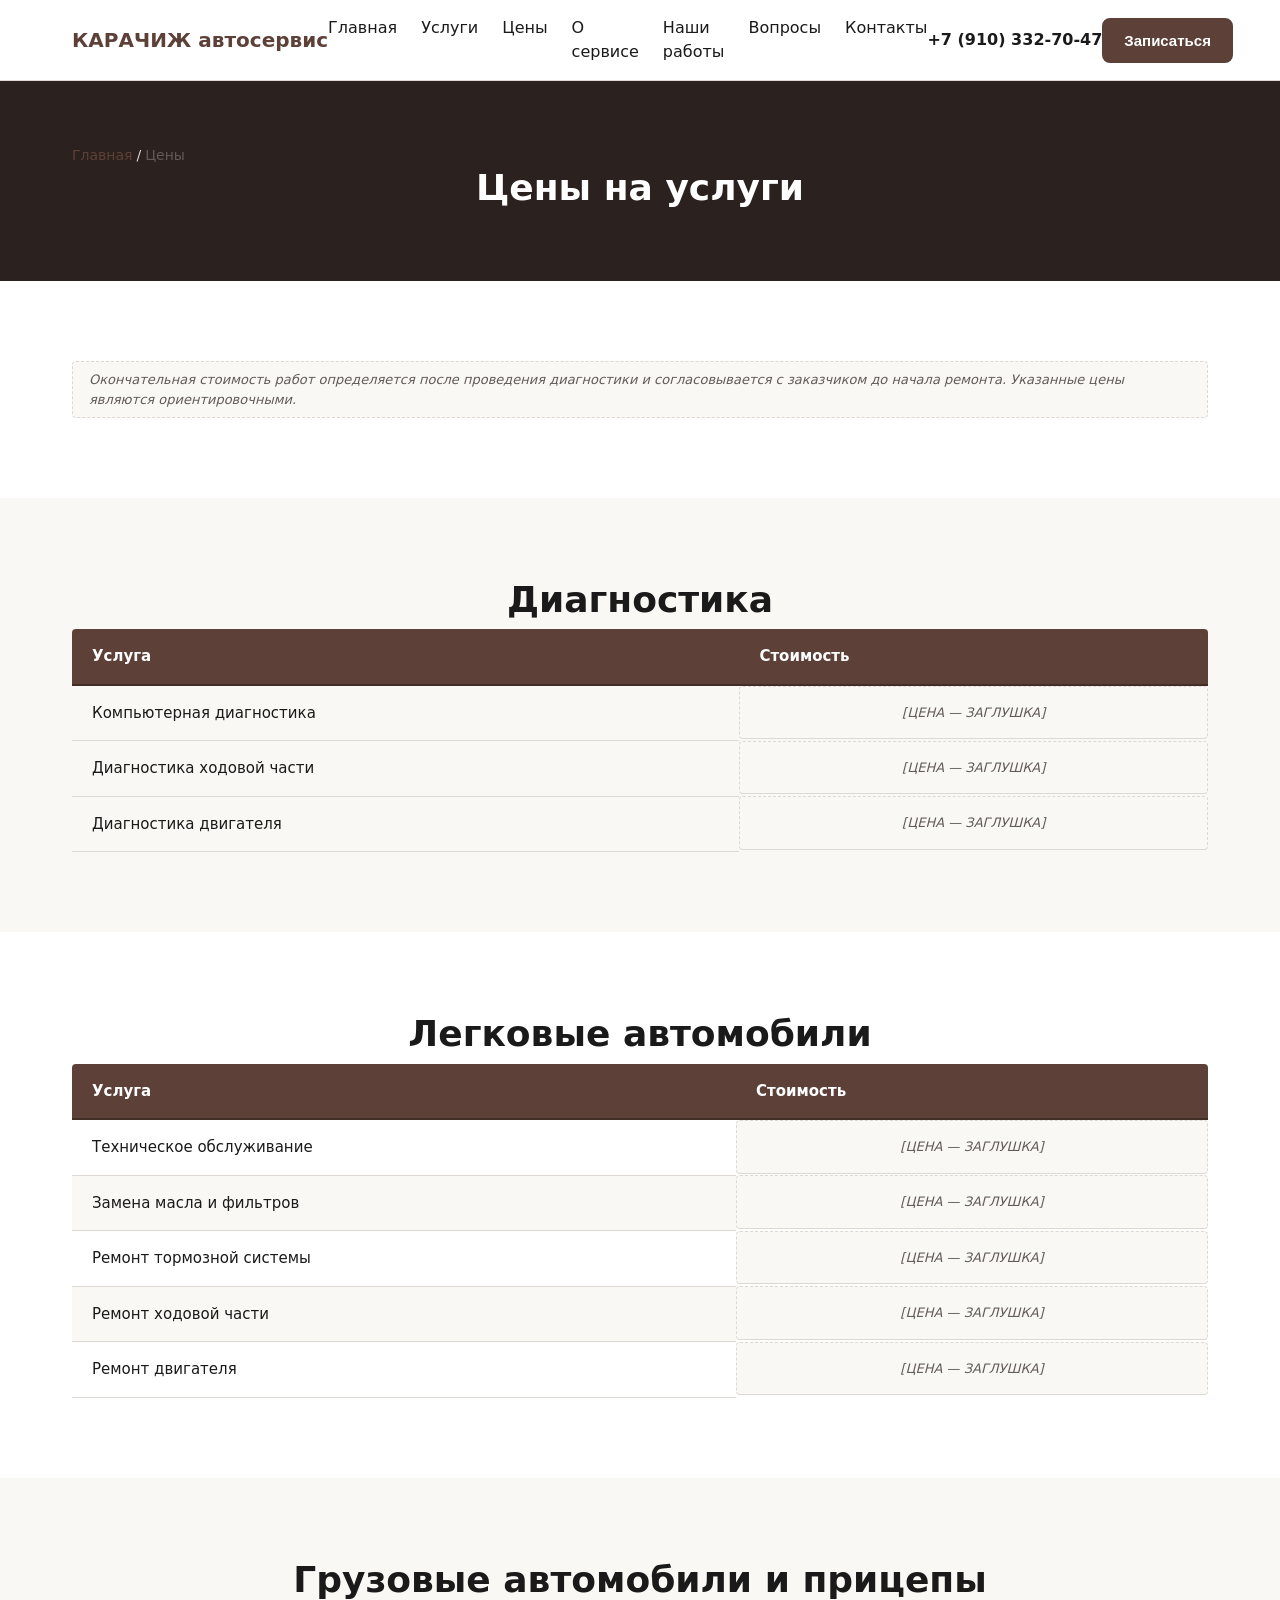
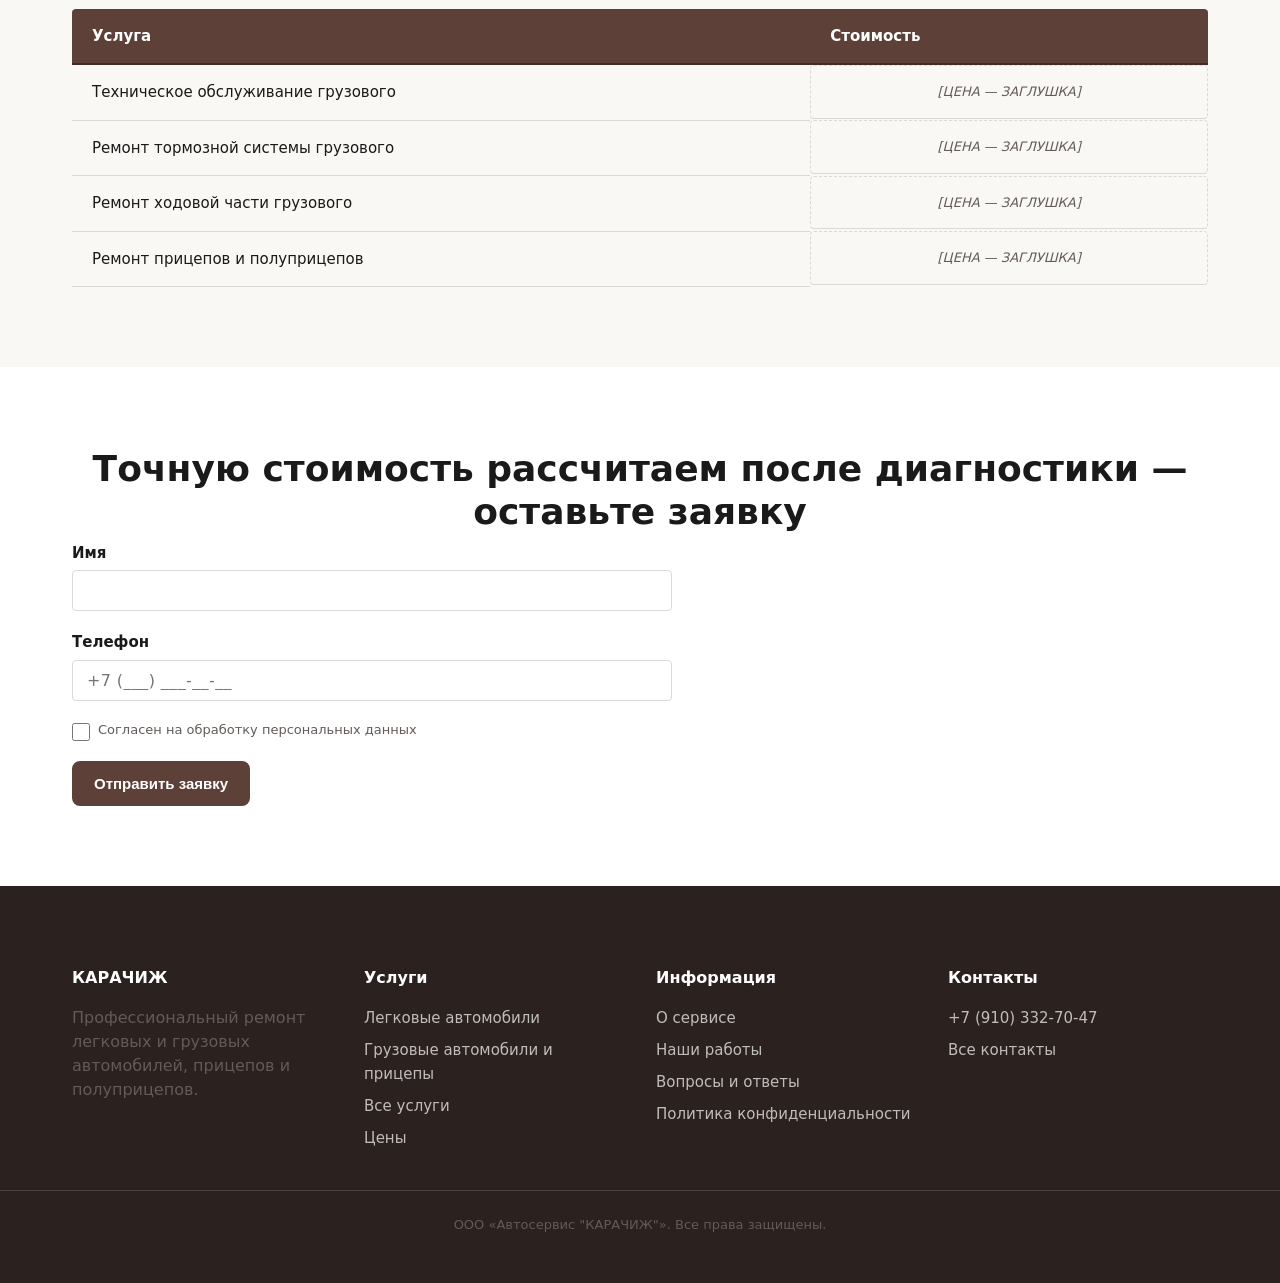
<file: prices.html>
<!DOCTYPE html>
<html lang="ru">
<head>
  <meta charset="UTF-8">
  <meta name="viewport" content="width=device-width, initial-scale=1.0">
  <title>Цены на услуги — автосервис КАРАЧИЖ | Брянск</title>
  <meta name="description" content="Ориентировочные цены на ремонт и обслуживание автомобилей в автосервисе КАРАЧИЖ. Окончательная стоимость определяется после диагностики.">
  <!-- TODO: заменить на реальный канонический URL -->
  <link rel="canonical" href="https://karachizh-auto.ru/prices.html">
  <!-- Open Graph -->
  <meta property="og:type" content="website">
  <meta property="og:title" content="Цены на услуги — автосервис КАРАЧИЖ | Брянск">
  <meta property="og:description" content="Ориентировочные цены на ремонт и обслуживание автомобилей в автосервисе КАРАЧИЖ. Окончательная стоимость определяется после диагностики.">
  <meta property="og:image" content="https://karachizh-auto.ru/images/og-image.jpg">
  <meta property="og:url" content="https://karachizh-auto.ru/prices.html">
  <meta property="og:locale" content="ru_RU">
  <link rel="stylesheet" href="css/critical.css">
  <link rel="stylesheet" href="css/main.css">
  <link rel="stylesheet" href="css/components.css">
  <script type="application/ld+json">
  {
    "@context": "https://schema.org",
    "@type": "AutoRepair",
    "name": "КАРАЧИЖ",
    "description": "Профессиональный ремонт легковых и грузовых автомобилей, прицепов и полуприцепов в Брянске",
    "telephone": "+79103327047",
    "address": {
      "@type": "PostalAddress",
      "addressLocality": "Брянск",
      "addressCountry": "RU"
    },
    "url": "https://karachizh-auto.ru/"
  }
  </script>
</head>
<body>
  <header class="header">
    <a class="skip-link" href="#main-content">Перейти к содержимому</a>
    <div class="container header__inner">
      <a class="header__logo" href="index.html" aria-label="Автосервис КАРАЧИЖ — на главную">
        <span class="header__logo-text">КАРАЧИЖ</span>
        <span class="header__logo-sub">автосервис</span>
      </a>
      <button class="header__menu-toggle" aria-expanded="false" aria-controls="main-nav" aria-label="Открыть меню">
        <span class="header__menu-icon"></span>
      </button>
      <nav class="header__nav" id="main-nav" aria-label="Основная навигация">
        <ul class="header__nav-list">
          <li class="header__nav-item"><a class="header__nav-link" href="index.html">Главная</a></li>
          <li class="header__nav-item"><a class="header__nav-link" href="services.html">Услуги</a></li>
          <li class="header__nav-item"><a class="header__nav-link header__nav-link--active" href="prices.html">Цены</a></li>
          <li class="header__nav-item"><a class="header__nav-link" href="about.html">О сервисе</a></li>
          <li class="header__nav-item"><a class="header__nav-link" href="portfolio.html">Наши работы</a></li>
          <li class="header__nav-item"><a class="header__nav-link" href="faq.html">Вопросы</a></li>
          <li class="header__nav-item"><a class="header__nav-link" href="contacts.html">Контакты</a></li>
        </ul>
      </nav>
      <a class="header__phone" href="tel:+79103327047">+7 (910) 332-70-47</a>
      <button class="header__cta button button--primary" data-modal-open="callback">Записаться</button>
    </div>
  </header>

  <main id="main-content">
    <section class="page-hero">
      <div class="container">
        <nav class="breadcrumbs" aria-label="Навигационная цепочка">
          <ol class="breadcrumbs">
            <li class="breadcrumbs__item"><a href="index.html">Главная</a></li>
            <li class="breadcrumbs__item">Цены</li>
          </ol>
        </nav>
        <h1 class="page-hero__title">Цены на услуги</h1>
      </div>
    </section>

    <section class="section">
      <div class="container">
        <div class="price-notice" data-placeholder="true" role="alert">
          Окончательная стоимость работ определяется после проведения диагностики и согласовывается с заказчиком до начала ремонта. Указанные цены являются ориентировочными.
        </div>
      </div>
    </section>

    <section class="section section--surface">
      <div class="container">
        <h2 class="section__title">Диагностика</h2>
        <table class="price-table">
          <thead>
            <tr class="price-table__header">
              <th scope="col">Услуга</th>
              <th scope="col">Стоимость</th>
            </tr>
          </thead>
          <tbody>
            <!-- TODO: заполнить реальные цены перед публикацией -->
            <tr class="price-table__row">
              <td>Компьютерная диагностика</td>
              <td data-placeholder="true">[ЦЕНА — ЗАГЛУШКА]</td>
            </tr>
            <tr class="price-table__row">
              <td>Диагностика ходовой части</td>
              <td data-placeholder="true">[ЦЕНА — ЗАГЛУШКА]</td>
            </tr>
            <tr class="price-table__row">
              <td>Диагностика двигателя</td>
              <td data-placeholder="true">[ЦЕНА — ЗАГЛУШКА]</td>
            </tr>
          </tbody>
        </table>
      </div>
    </section>

    <section class="section">
      <div class="container">
        <h2 class="section__title">Легковые автомобили</h2>
        <table class="price-table">
          <thead>
            <tr class="price-table__header">
              <th scope="col">Услуга</th>
              <th scope="col">Стоимость</th>
            </tr>
          </thead>
          <tbody>
            <!-- TODO: заполнить реальные цены перед публикацией -->
            <tr class="price-table__row">
              <td>Техническое обслуживание</td>
              <td data-placeholder="true">[ЦЕНА — ЗАГЛУШКА]</td>
            </tr>
            <tr class="price-table__row">
              <td>Замена масла и фильтров</td>
              <td data-placeholder="true">[ЦЕНА — ЗАГЛУШКА]</td>
            </tr>
            <tr class="price-table__row">
              <td>Ремонт тормозной системы</td>
              <td data-placeholder="true">[ЦЕНА — ЗАГЛУШКА]</td>
            </tr>
            <tr class="price-table__row">
              <td>Ремонт ходовой части</td>
              <td data-placeholder="true">[ЦЕНА — ЗАГЛУШКА]</td>
            </tr>
            <tr class="price-table__row">
              <td>Ремонт двигателя</td>
              <td data-placeholder="true">[ЦЕНА — ЗАГЛУШКА]</td>
            </tr>
          </tbody>
        </table>
      </div>
    </section>

    <section class="section section--surface">
      <div class="container">
        <h2 class="section__title">Грузовые автомобили и прицепы</h2>
        <table class="price-table">
          <thead>
            <tr class="price-table__header">
              <th scope="col">Услуга</th>
              <th scope="col">Стоимость</th>
            </tr>
          </thead>
          <tbody>
            <!-- TODO: заполнить реальные цены перед публикацией -->
            <tr class="price-table__row">
              <td>Техническое обслуживание грузового</td>
              <td data-placeholder="true">[ЦЕНА — ЗАГЛУШКА]</td>
            </tr>
            <tr class="price-table__row">
              <td>Ремонт тормозной системы грузового</td>
              <td data-placeholder="true">[ЦЕНА — ЗАГЛУШКА]</td>
            </tr>
            <tr class="price-table__row">
              <td>Ремонт ходовой части грузового</td>
              <td data-placeholder="true">[ЦЕНА — ЗАГЛУШКА]</td>
            </tr>
            <tr class="price-table__row">
              <td>Ремонт прицепов и полуприцепов</td>
              <td data-placeholder="true">[ЦЕНА — ЗАГЛУШКА]</td>
            </tr>
          </tbody>
        </table>
      </div>
    </section>

    <section class="cta-form section">
      <div class="container">
        <h2 class="section__title">Точную стоимость рассчитаем после диагностики — оставьте заявку</h2>
        <form class="form form--callback" action="#" method="post" data-form="callback">
          <div class="form__status" data-form-status aria-live="polite"></div>
          <div class="form__field">
            <label class="form__label" for="cta-name">Имя</label>
            <input class="form__input" id="cta-name" name="name" type="text" autocomplete="name" required aria-required="true">
            <span class="form__error" data-error-for="name"></span>
          </div>
          <div class="form__field">
            <label class="form__label" for="cta-phone">Телефон</label>
            <input class="form__input" id="cta-phone" name="phone" type="tel" autocomplete="tel" required aria-required="true">
            <span class="form__error" data-error-for="phone"></span>
          </div>
          <input type="hidden" name="source_page" value="prices">
          <input type="hidden" name="service" value="">
          <label class="form__consent">
            <input name="consent" type="checkbox" required aria-required="true">
            <span>Согласен на обработку персональных данных</span>
          </label>
          <button class="button button--primary" type="submit">Отправить заявку</button>
        </form>
      </div>
    </section>
  </main>

  <footer class="footer">
    <div class="container footer__grid">
      <div class="footer__col">
        <div class="footer__title">КАРАЧИЖ</div>
        <p class="footer__text">Профессиональный ремонт легковых и грузовых автомобилей, прицепов и полуприцепов.</p>
      </div>
      <div class="footer__col">
        <div class="footer__title">Услуги</div>
        <ul class="footer__links">
          <li><a href="passenger-cars.html">Легковые автомобили</a></li>
          <li><a href="trucks-trailers.html">Грузовые автомобили и прицепы</a></li>
          <li><a href="services.html">Все услуги</a></li>
          <li><a href="prices.html">Цены</a></li>
        </ul>
      </div>
      <div class="footer__col">
        <div class="footer__title">Информация</div>
        <ul class="footer__links">
          <li><a href="about.html">О сервисе</a></li>
          <li><a href="portfolio.html">Наши работы</a></li>
          <li><a href="faq.html">Вопросы и ответы</a></li>
          <li><a href="privacy.html">Политика конфиденциальности</a></li>
        </ul>
      </div>
      <div class="footer__col">
        <div class="footer__title">Контакты</div>
        <ul class="footer__links">
          <li><a href="tel:+79103327047">+7 (910) 332-70-47</a></li>
          <li><a href="contacts.html">Все контакты</a></li>
        </ul>
      </div>
    </div>
    <div class="footer__bottom">
      <div class="container">
        <p>ООО «Автосервис "КАРАЧИЖ"». Все права защищены.</p>
      </div>
    </div>
  </footer>

  <div class="modal" id="modal-callback" role="dialog" aria-modal="true" aria-labelledby="modal-callback-title" hidden>
    <div class="modal__overlay" data-modal-close></div>
    <div class="modal__content">
      <div class="modal__header">
        <h2 class="modal__title" id="modal-callback-title">Записаться на сервис</h2>
        <button class="modal__close" data-modal-close aria-label="Закрыть окно">&times;</button>
      </div>
      <div class="modal__body">
        <form class="form form--callback" action="#" method="post" data-form="callback">
          <div class="form__status" data-form-status aria-live="polite"></div>
          <div class="form__field">
            <label class="form__label" for="modal-callback-name">Имя</label>
            <input class="form__input" id="modal-callback-name" name="name" type="text" autocomplete="name" required aria-required="true">
            <span class="form__error" data-error-for="name"></span>
          </div>
          <div class="form__field">
            <label class="form__label" for="modal-callback-phone">Телефон</label>
            <input class="form__input" id="modal-callback-phone" name="phone" type="tel" autocomplete="tel" required aria-required="true">
            <span class="form__error" data-error-for="phone"></span>
          </div>
          <input type="hidden" name="source_page" value="">
          <input type="hidden" name="service" value="">
          <label class="form__consent">
            <input name="consent" type="checkbox" required aria-required="true">
            <span>Согласен на обработку персональных данных</span>
          </label>
          <button class="button button--primary" type="submit">Отправить заявку</button>
        </form>
      </div>
    </div>
  </div>

  <script type="module" src="js/main.js" defer></script>
</body>
</html>
</file>
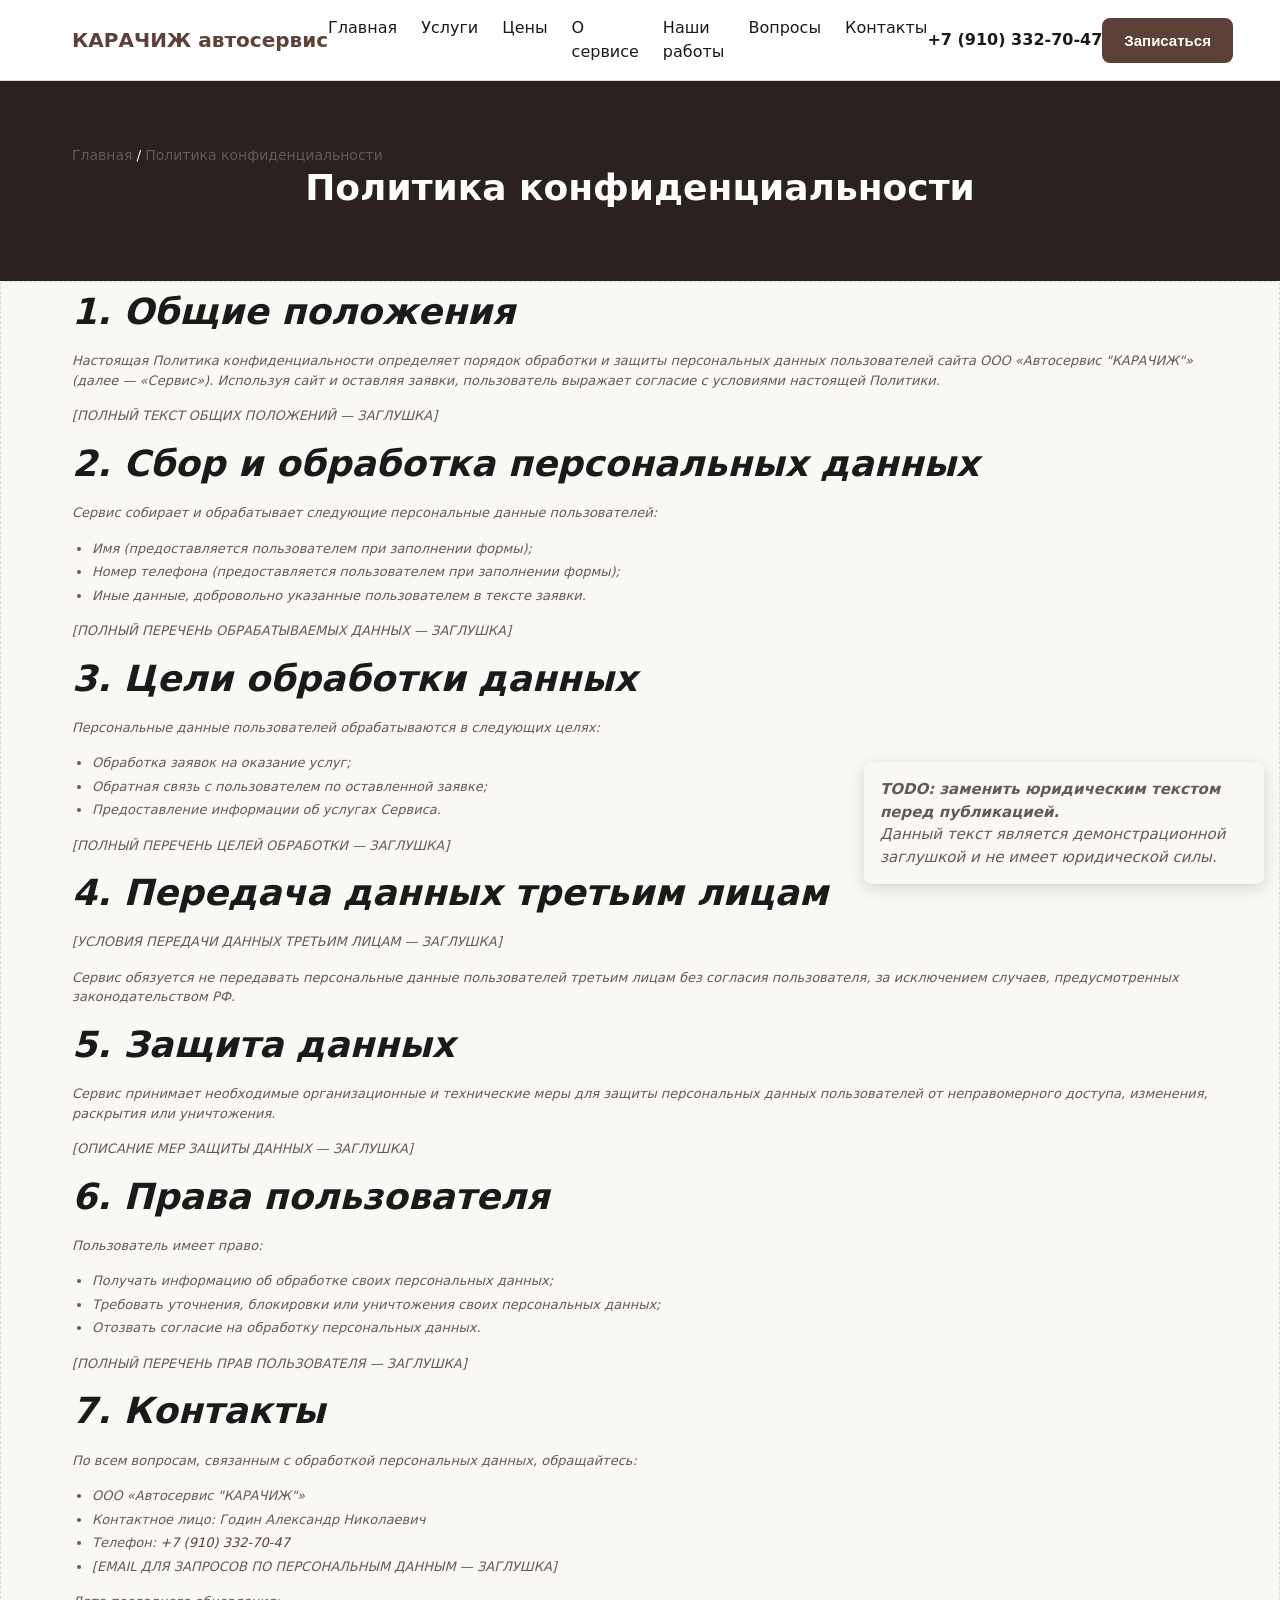
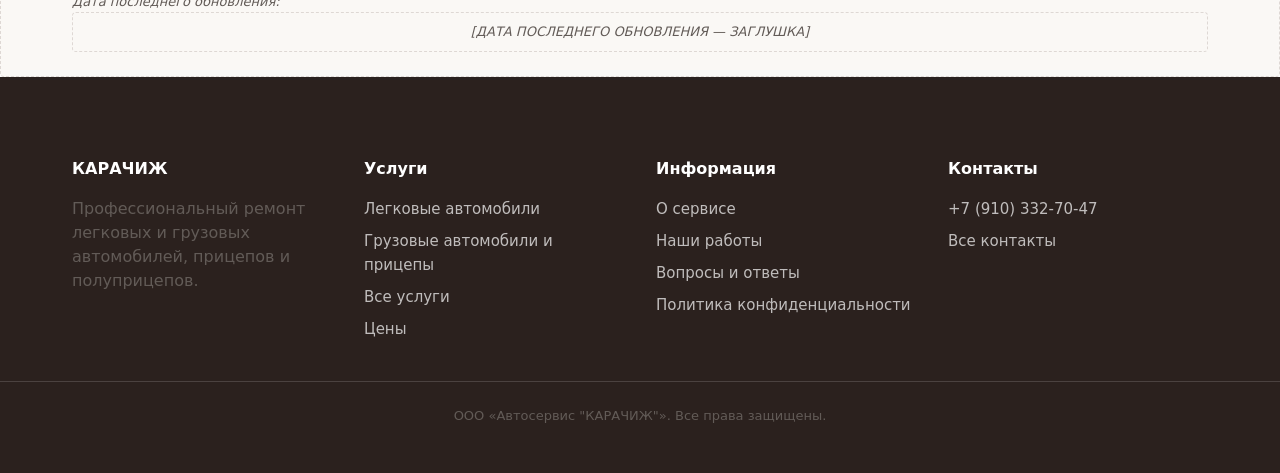
<file: privacy.html>
<!DOCTYPE html>
<html lang="ru">
<head>
  <meta charset="UTF-8">
  <meta name="viewport" content="width=device-width, initial-scale=1.0">
  <title>Политика конфиденциальности — автосервис КАРАЧИЖ</title>
  <meta name="description" content="Политика конфиденциальности автосервиса КАРАЧИЖ. Порядок обработки персональных данных клиентов.">
  <!-- TODO: заменить на реальный канонический URL -->
  <link rel="canonical" href="https://karachizh-auto.ru/privacy.html">
  <meta property="og:type" content="website">
  <meta property="og:title" content="Политика конфиденциальности — автосервис КАРАЧИЖ">
  <meta property="og:description" content="Политика конфиденциальности автосервиса КАРАЧИЖ. Порядок обработки персональных данных клиентов.">
  <meta property="og:image" content="https://karachizh-auto.ru/images/og-image.jpg">
  <meta property="og:url" content="https://karachizh-auto.ru/privacy.html">
  <meta property="og:locale" content="ru_RU">
  <link rel="stylesheet" href="css/critical.css">
  <link rel="stylesheet" href="css/main.css">
  <link rel="stylesheet" href="css/components.css">
  <script type="application/ld+json">
  {
    "@context": "https://schema.org",
    "@type": "WebPage",
    "name": "Политика конфиденциальности — автосервис КАРАЧИЖ",
    "description": "Политика конфиденциальности автосервиса КАРАЧИЖ",
    "url": "https://karachizh-auto.ru/privacy.html"
  }
  </script>
</head>
<body>
  <header class="header">
    <a class="skip-link" href="#main-content">Перейти к содержимому</a>
    <div class="container header__inner">
      <a class="header__logo" href="index.html" aria-label="Автосервис КАРАЧИЖ — на главную">
        <span class="header__logo-text">КАРАЧИЖ</span>
        <span class="header__logo-sub">автосервис</span>
      </a>
      <button class="header__menu-toggle" aria-expanded="false" aria-controls="main-nav" aria-label="Открыть меню">
        <span class="header__menu-icon"></span>
      </button>
      <nav class="header__nav" id="main-nav" aria-label="Основная навигация">
        <ul class="header__nav-list">
          <li class="header__nav-item"><a class="header__nav-link" href="index.html">Главная</a></li>
          <li class="header__nav-item"><a class="header__nav-link" href="services.html">Услуги</a></li>
          <li class="header__nav-item"><a class="header__nav-link" href="prices.html">Цены</a></li>
          <li class="header__nav-item"><a class="header__nav-link" href="about.html">О сервисе</a></li>
          <li class="header__nav-item"><a class="header__nav-link" href="portfolio.html">Наши работы</a></li>
          <li class="header__nav-item"><a class="header__nav-link" href="faq.html">Вопросы</a></li>
          <li class="header__nav-item"><a class="header__nav-link" href="contacts.html">Контакты</a></li>
        </ul>
      </nav>
      <a class="header__phone" href="tel:+79103327047">+7 (910) 332-70-47</a>
      <button class="header__cta button button--primary" data-modal-open="callback">Записаться</button>
    </div>
  </header>

  <main id="main-content">
    <section class="page-hero">
      <div class="container">
        <nav class="breadcrumbs" aria-label="Хлебные крошки">
          <a class="breadcrumbs__item" href="index.html">Главная</a>
          <span class="breadcrumbs__sep">/</span>
          <span class="breadcrumbs__item breadcrumbs__item--current">Политика конфиденциальности</span>
        </nav>
        <h1 class="page-hero__title">Политика конфиденциальности</h1>
      </div>
    </section>

    <section class="section" data-placeholder="true">
      <div class="container">
        <div class="notification notification--warning" role="alert">
          <strong>TODO: заменить юридическим текстом перед публикацией.</strong><br>
          Данный текст является демонстрационной заглушкой и не имеет юридической силы.
        </div>

        <div class="privacy-content">
          <h2>1. Общие положения</h2>
          <p>Настоящая Политика конфиденциальности определяет порядок обработки и защиты персональных данных пользователей сайта ООО «Автосервис "КАРАЧИЖ"» (далее — «Сервис»). Используя сайт и оставляя заявки, пользователь выражает согласие с условиями настоящей Политики.</p>
          <p>[ПОЛНЫЙ ТЕКСТ ОБЩИХ ПОЛОЖЕНИЙ — ЗАГЛУШКА]</p>

          <h2>2. Сбор и обработка персональных данных</h2>
          <p>Сервис собирает и обрабатывает следующие персональные данные пользователей:</p>
          <ul>
            <li>Имя (предоставляется пользователем при заполнении формы);</li>
            <li>Номер телефона (предоставляется пользователем при заполнении формы);</li>
            <li>Иные данные, добровольно указанные пользователем в тексте заявки.</li>
          </ul>
          <p>[ПОЛНЫЙ ПЕРЕЧЕНЬ ОБРАБАТЫВАЕМЫХ ДАННЫХ — ЗАГЛУШКА]</p>

          <h2>3. Цели обработки данных</h2>
          <p>Персональные данные пользователей обрабатываются в следующих целях:</p>
          <ul>
            <li>Обработка заявок на оказание услуг;</li>
            <li>Обратная связь с пользователем по оставленной заявке;</li>
            <li>Предоставление информации об услугах Сервиса.</li>
          </ul>
          <p>[ПОЛНЫЙ ПЕРЕЧЕНЬ ЦЕЛЕЙ ОБРАБОТКИ — ЗАГЛУШКА]</p>

          <h2>4. Передача данных третьим лицам</h2>
          <p>[УСЛОВИЯ ПЕРЕДАЧИ ДАННЫХ ТРЕТЬИМ ЛИЦАМ — ЗАГЛУШКА]</p>
          <p>Сервис обязуется не передавать персональные данные пользователей третьим лицам без согласия пользователя, за исключением случаев, предусмотренных законодательством РФ.</p>

          <h2>5. Защита данных</h2>
          <p>Сервис принимает необходимые организационные и технические меры для защиты персональных данных пользователей от неправомерного доступа, изменения, раскрытия или уничтожения.</p>
          <p>[ОПИСАНИЕ МЕР ЗАЩИТЫ ДАННЫХ — ЗАГЛУШКА]</p>

          <h2>6. Права пользователя</h2>
          <p>Пользователь имеет право:</p>
          <ul>
            <li>Получать информацию об обработке своих персональных данных;</li>
            <li>Требовать уточнения, блокировки или уничтожения своих персональных данных;</li>
            <li>Отозвать согласие на обработку персональных данных.</li>
          </ul>
          <p>[ПОЛНЫЙ ПЕРЕЧЕНЬ ПРАВ ПОЛЬЗОВАТЕЛЯ — ЗАГЛУШКА]</p>

          <h2>7. Контакты</h2>
          <p>По всем вопросам, связанным с обработкой персональных данных, обращайтесь:</p>
          <ul>
            <li>ООО «Автосервис "КАРАЧИЖ"»</li>
            <li>Контактное лицо: Годин Александр Николаевич</li>
            <li>Телефон: <a href="tel:+79103327047">+7 (910) 332-70-47</a></li>
            <li>[EMAIL ДЛЯ ЗАПРОСОВ ПО ПЕРСОНАЛЬНЫМ ДАННЫМ — ЗАГЛУШКА]</li>
          </ul>

          <p class="privacy-content__updated">
            Дата последнего обновления: <span data-placeholder="true">[ДАТА ПОСЛЕДНЕГО ОБНОВЛЕНИЯ — ЗАГЛУШКА]</span>
          </p>
        </div>

        <!-- TODO: заменить юридическим текстом перед публикацией -->
      </div>
    </section>
  </main>

  <footer class="footer">
    <div class="container footer__grid">
      <div class="footer__col">
        <div class="footer__title">КАРАЧИЖ</div>
        <p class="footer__text">Профессиональный ремонт легковых и грузовых автомобилей, прицепов и полуприцепов.</p>
      </div>
      <div class="footer__col">
        <div class="footer__title">Услуги</div>
        <ul class="footer__links">
          <li><a href="passenger-cars.html">Легковые автомобили</a></li>
          <li><a href="trucks-trailers.html">Грузовые автомобили и прицепы</a></li>
          <li><a href="services.html">Все услуги</a></li>
          <li><a href="prices.html">Цены</a></li>
        </ul>
      </div>
      <div class="footer__col">
        <div class="footer__title">Информация</div>
        <ul class="footer__links">
          <li><a href="about.html">О сервисе</a></li>
          <li><a href="portfolio.html">Наши работы</a></li>
          <li><a href="faq.html">Вопросы и ответы</a></li>
          <li><a href="privacy.html">Политика конфиденциальности</a></li>
        </ul>
      </div>
      <div class="footer__col">
        <div class="footer__title">Контакты</div>
        <ul class="footer__links">
          <li><a href="tel:+79103327047">+7 (910) 332-70-47</a></li>
          <li><a href="contacts.html">Все контакты</a></li>
        </ul>
      </div>
    </div>
    <div class="footer__bottom">
      <div class="container">
        <p>ООО «Автосервис "КАРАЧИЖ"». Все права защищены.</p>
      </div>
    </div>
  </footer>

  <div class="modal" id="modal-callback" role="dialog" aria-modal="true" aria-labelledby="modal-callback-title" hidden>
    <div class="modal__overlay" data-modal-close></div>
    <div class="modal__content">
      <div class="modal__header">
        <h2 class="modal__title" id="modal-callback-title">Записаться на сервис</h2>
        <button class="modal__close" data-modal-close aria-label="Закрыть окно">&times;</button>
      </div>
      <div class="modal__body">
        <form class="form form--callback" action="#" method="post" data-form="callback">
          <div class="form__status" data-form-status aria-live="polite"></div>
          <div class="form__field">
            <label class="form__label" for="modal-callback-name">Имя</label>
            <input class="form__input" id="modal-callback-name" name="name" type="text" autocomplete="name" required aria-required="true">
            <span class="form__error" data-error-for="name"></span>
          </div>
          <div class="form__field">
            <label class="form__label" for="modal-callback-phone">Телефон</label>
            <input class="form__input" id="modal-callback-phone" name="phone" type="tel" autocomplete="tel" required aria-required="true">
            <span class="form__error" data-error-for="phone"></span>
          </div>
          <input type="hidden" name="source_page" value="">
          <input type="hidden" name="service" value="">
          <label class="form__consent">
            <input name="consent" type="checkbox" required aria-required="true">
            <span>Согласен на обработку персональных данных</span>
          </label>
          <button class="button button--primary" type="submit">Отправить заявку</button>
        </form>
      </div>
    </div>
  </div>

  <script type="module" src="js/main.js" defer></script>
</body>
</html>
</file>
<file: css/critical.css>
:root {
  --color-bg: #ffffff;
  --color-surface: #faf8f5;
  --color-surface-dark: #2b211e;
  --color-text: #1a1a1a;
  --color-muted: #625b57;
  --color-primary: #5d4037;
  --color-primary-hover: #432d27;
  --color-border: #ded8d4;
  --color-success: #226b45;
  --color-error: #a33232;
  --color-focus: #1d5f9b;
  --radius-sm: 4px;
  --radius-md: 8px;
  --container-width: 1200px;
}

*,
*::before,
*::after {
  box-sizing: border-box;
  margin: 0;
  padding: 0;
}

html {
  font-family: "Segoe UI", system-ui, -apple-system, sans-serif;
  font-size: 100%;
  line-height: 1.5;
  color: var(--color-text);
  background-color: var(--color-bg);
  scroll-behavior: smooth;
}

@media (prefers-reduced-motion: reduce) {
  html {
    scroll-behavior: auto;
  }

  *,
  *::before,
  *::after {
    animation-duration: 0.01ms !important;
    animation-iteration-count: 1 !important;
    transition-duration: 0.01ms !important;
  }
}

body {
  min-height: 100vh;
  display: flex;
  flex-direction: column;
}

img {
  max-width: 100%;
  height: auto;
  display: block;
}

a {
  color: var(--color-primary);
  text-decoration: none;
}

a:hover {
  color: var(--color-primary-hover);
  text-decoration: underline;
}

.sr-only:not(:focus):not(:active) {
  clip: rect(0 0 0 0);
  clip-path: inset(50%);
  height: 1px;
  overflow: hidden;
  position: absolute;
  white-space: nowrap;
  width: 1px;
}

.skip-link {
  position: absolute;
  top: -100%;
  left: 0;
  z-index: 10000;
  padding: 0.5rem 1rem;
  background: var(--color-primary);
  color: #fff;
  font-size: 0.875rem;
  text-decoration: none;
  border-radius: 0 0 var(--radius-sm) 0;
}

.skip-link:focus {
  top: 0;
}

.container {
  width: 100%;
  max-width: var(--container-width);
  margin-left: auto;
  margin-right: auto;
  padding-left: 1rem;
  padding-right: 1rem;
}

@media (min-width: 768px) {
  .container {
    padding-left: 2rem;
    padding-right: 2rem;
  }
}
</file>
<file: css/main.css>
/* ==========================================================================
   Typography
   ========================================================================== */

h1, h2, h3, h4, h5, h6 {
  font-weight: 700;
  line-height: 1.2;
  color: var(--color-text);
  margin-bottom: 0.5em;
}

h1 {
  font-size: clamp(1.75rem, 4vw, 2.75rem);
}

h2 {
  font-size: clamp(1.5rem, 3vw, 2.25rem);
}

h3 {
  font-size: clamp(1.25rem, 2.5vw, 1.75rem);
}

h4 {
  font-size: 1.125rem;
}

h5 {
  font-size: 1rem;
}

h6 {
  font-size: 0.875rem;
}

p {
  margin-bottom: 1rem;
  color: var(--color-muted);
}

ul, ol {
  padding-left: 1.25rem;
  margin-bottom: 1rem;
  color: var(--color-muted);
}

li {
  margin-bottom: 0.25rem;
}

/* ==========================================================================
   Utility Classes
   ========================================================================== */

.text-center {
  text-align: center;
}

.text-right {
  text-align: right;
}

.mb-1 {
  margin-bottom: 0.5rem;
}

.mb-2 {
  margin-bottom: 1rem;
}

.mb-3 {
  margin-bottom: 1.5rem;
}

.mb-4 {
  margin-bottom: 2rem;
}

.mt-1 {
  margin-top: 0.5rem;
}

.mt-2 {
  margin-top: 1rem;
}

.mt-3 {
  margin-top: 1.5rem;
}

.mt-4 {
  margin-top: 2rem;
}

/* ==========================================================================
   Buttons
   ========================================================================== */

.button {
  display: inline-flex;
  align-items: center;
  justify-content: center;
  gap: 0.5rem;
  padding: 0.625rem 1.25rem;
  font-size: 0.9375rem;
  font-weight: 600;
  line-height: 1.4;
  text-align: center;
  text-decoration: none;
  border: 2px solid transparent;
  border-radius: var(--radius-md);
  cursor: pointer;
  transition: background-color 0.2s ease, color 0.2s ease, border-color 0.2s ease, transform 0.15s ease;
  white-space: nowrap;
}

.button:hover {
  text-decoration: none;
}

.button:active {
  transform: scale(0.97);
}

.button--primary {
  background-color: var(--color-primary);
  color: #ffffff;
  border-color: var(--color-primary);
}

.button--primary:hover {
  background-color: var(--color-primary-hover);
  border-color: var(--color-primary-hover);
  color: #ffffff;
}

.button--secondary {
  background-color: var(--color-surface-dark);
  color: #ffffff;
  border-color: var(--color-surface-dark);
}

.button--secondary:hover {
  background-color: #1a1513;
  border-color: #1a1513;
  color: #ffffff;
}

.button--outline {
  background-color: transparent;
  color: var(--color-primary);
  border-color: var(--color-primary);
}

.button--outline:hover {
  background-color: var(--color-primary);
  color: #ffffff;
}

.button--large {
  padding: 0.875rem 2rem;
  font-size: 1.0625rem;
}

@media (prefers-reduced-motion: reduce) {
  .button {
    transition: none;
  }

  .button:active {
    transform: none;
  }
}

/* ==========================================================================
   Header
   ========================================================================== */

.header {
  position: relative;
  z-index: 1000;
  background-color: var(--color-bg);
  border-bottom: 1px solid var(--color-border);
}

.header--sticky {
  position: sticky;
  top: 0;
}

.header__inner {
  display: flex;
  align-items: center;
  justify-content: space-between;
  max-width: var(--container-width);
  margin: 0 auto;
  padding: 0.75rem 1rem;
  min-height: 56px;
}

.header__logo {
  font-size: 1.25rem;
  font-weight: 700;
  color: var(--color-primary);
  text-decoration: none;
  flex-shrink: 0;
}

.header__logo:hover {
  text-decoration: none;
  color: var(--color-primary-hover);
}

.header__nav {
  display: none;
  position: absolute;
  top: 100%;
  left: 0;
  right: 0;
  background-color: var(--color-bg);
  border-bottom: 1px solid var(--color-border);
  padding: 1rem;
}

.header__nav--open {
  display: block;
}

.header__nav-list {
  list-style: none;
  padding: 0;
  margin: 0;
  display: flex;
  flex-direction: column;
  gap: 0.75rem;
}

.header__nav-item {
  margin: 0;
}

.header__nav-link {
  display: block;
  padding: 0.5rem 0;
  font-size: 1rem;
  font-weight: 500;
  color: var(--color-text);
  text-decoration: none;
  transition: color 0.2s ease;
}

.header__nav-link:hover {
  color: var(--color-primary);
  text-decoration: none;
}

.header__phone {
  display: none;
  font-size: 1rem;
  font-weight: 600;
  color: var(--color-text);
  text-decoration: none;
  white-space: nowrap;
}

.header__phone:hover {
  color: var(--color-primary);
  text-decoration: none;
}

.header__cta {
  display: none;
}

.header__menu-toggle {
  display: flex;
  align-items: center;
  justify-content: center;
  width: 48px;
  height: 48px;
  padding: 0;
  background: none;
  border: none;
  cursor: pointer;
  color: var(--color-primary);
}

.header__menu-toggle span {
  display: block;
  width: 24px;
  height: 2px;
  background-color: var(--color-primary);
  position: relative;
  transition: background-color 0.2s ease;
}

.header__menu-toggle span::before,
.header__menu-toggle span::after {
  content: "";
  display: block;
  width: 24px;
  height: 2px;
  background-color: var(--color-primary);
  position: absolute;
  left: 0;
  transition: transform 0.2s ease;
}

.header__menu-toggle span::before {
  top: -7px;
}

.header__menu-toggle span::after {
  top: 7px;
}

@media (min-width: 480px) {
  .header__inner {
    padding: 0.75rem 1.5rem;
  }
}

@media (min-width: 768px) {
  .header__inner {
    padding: 0.75rem 2rem;
    min-height: 64px;
  }

  .header__phone {
    display: block;
  }
}

@media (min-width: 1024px) {
  .header__menu-toggle {
    display: none;
  }

  .header__nav {
    display: flex;
    position: static;
    background: none;
    border: none;
    padding: 0;
  }

  .header__nav-list {
    flex-direction: row;
    gap: 1.5rem;
  }

  .header__nav-link {
    padding: 0.25rem 0;
  }

  .header__cta {
    display: inline-flex;
  }
}

@media (prefers-reduced-motion: reduce) {
  .header__menu-toggle span,
  .header__menu-toggle span::before,
  .header__menu-toggle span::after {
    transition: none;
  }

  .header__nav-link {
    transition: none;
  }
}

/* ==========================================================================
   Hero
   ========================================================================== */

.hero {
  background-color: var(--color-surface-dark);
  color: #ffffff;
  padding: 3rem 0;
  text-align: center;
}

.hero__title {
  font-size: clamp(1.5rem, 5vw, 2.75rem);
  font-weight: 800;
  color: #ffffff;
  margin-bottom: 0.75rem;
  line-height: 1.15;
}

.hero__subtitle {
  font-size: clamp(1rem, 2.5vw, 1.25rem);
  color: rgba(255, 255, 255, 0.8);
  margin-bottom: 2rem;
  max-width: 600px;
  margin-left: auto;
  margin-right: auto;
}

.hero__actions {
  display: flex;
  flex-direction: column;
  align-items: center;
  gap: 0.75rem;
}

.hero__cta {
  font-size: 1.0625rem;
}

@media (min-width: 480px) {
  .hero {
    padding: 4rem 0;
  }

  .hero__actions {
    flex-direction: row;
    justify-content: center;
  }
}

@media (min-width: 768px) {
  .hero {
    padding: 5rem 0;
  }
}

@media (min-width: 1024px) {
  .hero {
    padding: 6rem 0;
  }
}

/* ==========================================================================
   Section Layout
   ========================================================================== */

.section {
  padding: 3rem 0;
}

.section__title {
  font-size: clamp(1.5rem, 3.5vw, 2.25rem);
  font-weight: 700;
  margin-bottom: 0.5rem;
  text-align: center;
}

.section__subtitle {
  font-size: 1rem;
  color: var(--color-muted);
  text-align: center;
  margin-bottom: 2rem;
  max-width: 600px;
  margin-left: auto;
  margin-right: auto;
}

.section--dark {
  background-color: var(--color-surface-dark);
  color: #ffffff;
}

.section--dark .section__title {
  color: #ffffff;
}

.section--dark .section__subtitle {
  color: rgba(255, 255, 255, 0.7);
}

.section--surface {
  background-color: var(--color-surface);
}

@media (min-width: 480px) {
  .section {
    padding: 3.5rem 0;
  }
}

@media (min-width: 768px) {
  .section {
    padding: 4rem 0;
  }

  .section__subtitle {
    margin-bottom: 2.5rem;
  }
}

@media (min-width: 1024px) {
  .section {
    padding: 5rem 0;
  }

  .section__subtitle {
    margin-bottom: 3rem;
  }
}

/* ==========================================================================
   Card Grid
   ========================================================================== */

.card-grid {
  display: grid;
  grid-template-columns: 1fr;
  gap: 1.5rem;
}

.card {
  background-color: var(--color-bg);
  border: 1px solid var(--color-border);
  border-radius: var(--radius-md);
  overflow: hidden;
  transition: box-shadow 0.2s ease, transform 0.2s ease;
}

.card:hover {
  box-shadow: 0 4px 16px rgba(0, 0, 0, 0.08);
  transform: translateY(-2px);
}

.card__image {
  width: 100%;
  aspect-ratio: 16 / 10;
  object-fit: cover;
  display: block;
}

.card__title {
  font-size: 1.125rem;
  font-weight: 700;
  margin-bottom: 0.5rem;
  padding: 0 1rem;
}

.card__title:first-child {
  padding-top: 1rem;
}

.card__text {
  font-size: 0.9375rem;
  color: var(--color-muted);
  padding: 0 1rem;
  margin-bottom: 1rem;
}

.card__link {
  display: inline-block;
  font-size: 0.9375rem;
  font-weight: 600;
  color: var(--color-primary);
  text-decoration: none;
  padding: 0 1rem 1rem;
}

.card__link:hover {
  text-decoration: underline;
}

@media (min-width: 480px) {
  .card-grid {
    grid-template-columns: repeat(2, 1fr);
  }
}

@media (min-width: 768px) {
  .card__title {
    padding: 0 1.25rem;
  }

  .card__title:first-child {
    padding-top: 1.25rem;
  }

  .card__text {
    padding: 0 1.25rem;
  }

  .card__link {
    padding: 0 1.25rem 1.25rem;
  }
}

@media (min-width: 1024px) {
  .card-grid {
    grid-template-columns: repeat(3, 1fr);
    gap: 2rem;
  }
}

@media (prefers-reduced-motion: reduce) {
  .card {
    transition: none;
  }

  .card:hover {
    transform: none;
  }
}

/* ==========================================================================
   Advantages
   ========================================================================== */

.advantages {
  padding: 3rem 0;
}

.advantages__grid {
  display: grid;
  grid-template-columns: 1fr;
  gap: 1.5rem;
}

.advantages__item {
  text-align: center;
  padding: 1.5rem 1rem;
}

.advantages__icon {
  width: 56px;
  height: 56px;
  margin: 0 auto 1rem;
  display: flex;
  align-items: center;
  justify-content: center;
  background-color: var(--color-surface);
  border-radius: 50%;
  color: var(--color-primary);
  font-size: 1.5rem;
}

.advantages__title {
  font-size: 1.0625rem;
  font-weight: 700;
  margin-bottom: 0.5rem;
}

@media (min-width: 480px) {
  .advantages__grid {
    grid-template-columns: repeat(2, 1fr);
  }
}

@media (min-width: 768px) {
  .advantages {
    padding: 4rem 0;
  }

  .advantages__grid {
    grid-template-columns: repeat(4, 1fr);
  }
}

@media (min-width: 1024px) {
  .advantages {
    padding: 5rem 0;
  }
}

/* ==========================================================================
   Steps
   ========================================================================== */

.steps {
  padding: 3rem 0;
}

.steps__list {
  list-style: none;
  padding: 0;
  margin: 0;
  display: grid;
  grid-template-columns: 1fr;
  gap: 1.5rem;
}

.steps__item {
  text-align: center;
  padding: 1.5rem 1rem;
}

.steps__number {
  display: flex;
  align-items: center;
  justify-content: center;
  width: 48px;
  height: 48px;
  margin: 0 auto 1rem;
  background-color: var(--color-primary);
  color: #ffffff;
  font-size: 1.25rem;
  font-weight: 700;
  border-radius: 50%;
}

.steps__title {
  font-size: 1.0625rem;
  font-weight: 700;
  margin-bottom: 0.5rem;
  color: var(--color-text);
}

@media (min-width: 480px) {
  .steps__list {
    grid-template-columns: repeat(2, 1fr);
  }
}

@media (min-width: 768px) {
  .steps {
    padding: 4rem 0;
  }

  .steps__list {
    grid-template-columns: repeat(4, 1fr);
  }
}

@media (min-width: 1024px) {
  .steps {
    padding: 5rem 0;
  }
}

/* ==========================================================================
   Trust / Guarantee
   ========================================================================== */

.trust {
  padding: 3rem 0;
}

.trust__grid {
  display: grid;
  grid-template-columns: 1fr;
  gap: 1.5rem;
}

.trust__item {
  text-align: center;
  padding: 1.5rem 1rem;
  background-color: var(--color-surface);
  border-radius: var(--radius-md);
}

.trust__item p {
  color: var(--color-muted);
}

@media (min-width: 480px) {
  .trust__grid {
    grid-template-columns: repeat(2, 1fr);
  }
}

@media (min-width: 768px) {
  .trust {
    padding: 4rem 0;
  }
}

@media (min-width: 1024px) {
  .trust {
    padding: 5rem 0;
  }

  .trust__grid {
    grid-template-columns: repeat(3, 1fr);
  }
}

/* ==========================================================================
   Cases / Portfolio
   ========================================================================== */

.cases {
  padding: 3rem 0;
}

.cases__grid {
  display: grid;
  grid-template-columns: 1fr;
  gap: 1.5rem;
}

.case-card {
  background-color: var(--color-bg);
  border: 1px solid var(--color-border);
  border-radius: var(--radius-md);
  overflow: hidden;
  transition: box-shadow 0.2s ease;
}

.case-card:hover {
  box-shadow: 0 4px 16px rgba(0, 0, 0, 0.08);
}

.case-card__image {
  width: 100%;
  aspect-ratio: 4 / 3;
  object-fit: cover;
  display: block;
}

.case-card__title {
  font-size: 1rem;
  font-weight: 700;
  margin-bottom: 0.5rem;
  padding: 1rem 1rem 0;
}

.case-card__tag {
  display: inline-block;
  font-size: 0.8125rem;
  color: var(--color-primary);
  background-color: var(--color-surface);
  padding: 0.25rem 0.75rem;
  border-radius: 999px;
  margin: 0 1rem 1rem;
}

@media (min-width: 480px) {
  .cases__grid {
    grid-template-columns: repeat(2, 1fr);
  }
}

@media (min-width: 768px) {
  .cases {
    padding: 4rem 0;
  }
}

@media (min-width: 1024px) {
  .cases {
    padding: 5rem 0;
  }

  .cases__grid {
    grid-template-columns: repeat(3, 1fr);
  }
}

@media (prefers-reduced-motion: reduce) {
  .case-card {
    transition: none;
  }
}

/* ==========================================================================
   FAQ
   ========================================================================== */

.faq {
  max-width: 800px;
  margin: 0 auto;
}

.faq__item {
  border-bottom: 1px solid var(--color-border);
}

.faq__question {
  width: 100%;
  display: flex;
  align-items: center;
  justify-content: space-between;
  gap: 1rem;
  padding: 1rem 0;
  font-size: 1rem;
  font-weight: 600;
  color: var(--color-text);
  background: none;
  border: none;
  cursor: pointer;
  text-align: left;
  line-height: 1.4;
}

.faq__question::after {
  content: "+";
  display: flex;
  align-items: center;
  justify-content: center;
  width: 28px;
  height: 28px;
  flex-shrink: 0;
  font-size: 1.25rem;
  font-weight: 400;
  color: var(--color-primary);
  border: 1px solid var(--color-border);
  border-radius: 50%;
  transition: transform 0.2s ease;
}

.faq__item--open .faq__question::after {
  content: "\2212";
}

.faq__answer {
  max-height: 0;
  overflow: hidden;
  transition: max-height 0.3s ease, padding 0.3s ease;
  padding: 0 2rem 0 0;
}

.faq__item--open .faq__answer {
  max-height: 500px;
  padding-bottom: 1rem;
}

.faq__answer p {
  color: var(--color-muted);
}

@media (min-width: 768px) {
  .faq__question {
    font-size: 1.0625rem;
    padding: 1.25rem 0;
  }
}

@media (prefers-reduced-motion: reduce) {
  .faq__question::after {
    transition: none;
  }

  .faq__answer {
    transition: none;
  }
}

/* ==========================================================================
   Contacts Section
   ========================================================================== */

.contacts {
  padding: 3rem 0;
}

.contacts__info {
  margin-bottom: 2rem;
}

.contacts__phone {
  font-size: 1.25rem;
  font-weight: 700;
  color: var(--color-primary);
  text-decoration: none;
  display: block;
  margin-bottom: 0.5rem;
}

.contacts__phone:hover {
  color: var(--color-primary-hover);
  text-decoration: none;
}

.contacts__map-placeholder {
  width: 100%;
  aspect-ratio: 16 / 9;
  background-color: var(--color-surface);
  border: 1px solid var(--color-border);
  border-radius: var(--radius-md);
  display: flex;
  align-items: center;
  justify-content: center;
  color: var(--color-muted);
  font-size: 0.9375rem;
}

@media (min-width: 768px) {
  .contacts {
    padding: 4rem 0;
  }
}

@media (min-width: 1024px) {
  .contacts {
    padding: 5rem 0;
  }
}

/* ==========================================================================
   Footer
   ========================================================================== */

.footer {
  background-color: var(--color-surface-dark);
  color: rgba(255, 255, 255, 0.7);
  padding: 3rem 0 1.5rem;
  margin-top: auto;
}

.footer__grid {
  display: grid;
  grid-template-columns: 1fr;
  gap: 2rem;
  margin-bottom: 2rem;
}

.footer__col {
  min-width: 0;
}

.footer__title {
  font-size: 1rem;
  font-weight: 700;
  color: #ffffff;
  margin-bottom: 1rem;
}

.footer__links {
  list-style: none;
  padding: 0;
  margin: 0;
}

.footer__links li {
  margin-bottom: 0.5rem;
}

.footer__links a {
  color: rgba(255, 255, 255, 0.7);
  text-decoration: none;
  font-size: 0.9375rem;
  transition: color 0.2s ease;
}

.footer__links a:hover {
  color: #ffffff;
  text-decoration: none;
}

.footer__bottom {
  border-top: 1px solid rgba(255, 255, 255, 0.15);
  padding-top: 1.5rem;
  font-size: 0.8125rem;
  text-align: center;
  color: rgba(255, 255, 255, 0.5);
}

@media (min-width: 480px) {
  .footer__grid {
    grid-template-columns: repeat(2, 1fr);
  }
}

@media (min-width: 768px) {
  .footer {
    padding: 4rem 0 2rem;
  }

  .footer__grid {
    grid-template-columns: repeat(3, 1fr);
  }
}

@media (min-width: 1024px) {
  .footer {
    padding: 5rem 0 2rem;
  }

  .footer__grid {
    grid-template-columns: repeat(4, 1fr);
  }
}

@media (prefers-reduced-motion: reduce) {
  .footer__links a {
    transition: none;
  }
}

/* ==========================================================================
   Page Hero (Internal Pages)
   ========================================================================== */

.page-hero {
  background-color: var(--color-surface-dark);
  color: #ffffff;
  padding: 2rem 0;
  text-align: center;
}

.page-hero__title {
  font-size: clamp(1.5rem, 4vw, 2.25rem);
  font-weight: 700;
  color: #ffffff;
  margin-bottom: 0.5rem;
}

.page-hero__breadcrumb {
  font-size: 0.875rem;
  color: rgba(255, 255, 255, 0.7);
}

.page-hero__breadcrumb a {
  color: rgba(255, 255, 255, 0.7);
  text-decoration: none;
}

.page-hero__breadcrumb a:hover {
  color: #ffffff;
  text-decoration: underline;
}

@media (min-width: 768px) {
  .page-hero {
    padding: 3rem 0;
  }
}

@media (min-width: 1024px) {
  .page-hero {
    padding: 4rem 0;
  }
}

/* ==========================================================================
   Breadcrumbs
   ========================================================================== */

.breadcrumbs {
  display: flex;
  flex-wrap: wrap;
  list-style: none;
  padding: 0;
  margin: 0;
  font-size: 0.875rem;
  gap: 0.25rem;
}

.breadcrumbs__item {
  display: flex;
  align-items: center;
  margin: 0;
  color: var(--color-muted);
}

.breadcrumbs__item + .breadcrumbs__item::before {
  content: "/";
  margin-right: 0.25rem;
  color: var(--color-border);
}

.breadcrumbs__item a {
  color: var(--color-primary);
  text-decoration: none;
}

.breadcrumbs__item a:hover {
  text-decoration: underline;
}

/* ==========================================================================
   Filter / Tabs
   ========================================================================== */

.filter {
  margin-bottom: 2rem;
}

.filter__tabs {
  display: flex;
  flex-wrap: wrap;
  gap: 0.5rem;
  list-style: none;
  padding: 0;
  margin: 0 0 1.5rem;
}

.filter__tab {
  margin: 0;
}

.filter__tab button {
  display: block;
  padding: 0.5rem 1rem;
  font-size: 0.9375rem;
  font-weight: 500;
  color: var(--color-text);
  background-color: var(--color-surface);
  border: 1px solid var(--color-border);
  border-radius: var(--radius-sm);
  cursor: pointer;
  transition: background-color 0.2s ease, color 0.2s ease;
  white-space: nowrap;
}

.filter__tab button:hover {
  background-color: var(--color-primary);
  color: #ffffff;
  border-color: var(--color-primary);
}

.filter__tab--active button {
  background-color: var(--color-primary);
  color: #ffffff;
  border-color: var(--color-primary);
}

.filter__content {
  display: grid;
  grid-template-columns: 1fr;
  gap: 1.5rem;
}

.filter__item {
  min-width: 0;
}

@media (min-width: 480px) {
  .filter__content {
    grid-template-columns: repeat(2, 1fr);
  }
}

@media (min-width: 1024px) {
  .filter__content {
    grid-template-columns: repeat(3, 1fr);
  }
}

@media (prefers-reduced-motion: reduce) {
  .filter__tab button {
    transition: none;
  }
}

/* ==========================================================================
   Price Table
   ========================================================================== */

.price-table {
  width: 100%;
  border-collapse: collapse;
  font-size: 0.9375rem;
}

.price-table__header th {
  text-align: left;
  padding: 0.75rem 1rem;
  font-weight: 700;
  color: #ffffff;
  background-color: var(--color-primary);
  border-bottom: 2px solid var(--color-primary-hover);
}

.price-table__header th:first-child {
  border-radius: var(--radius-sm) 0 0 0;
}

.price-table__header th:last-child {
  border-radius: 0 var(--radius-sm) 0 0;
}

.price-table__row td {
  padding: 0.75rem 1rem;
  border-bottom: 1px solid var(--color-border);
  vertical-align: top;
}

.price-table__row:nth-child(even) td {
  background-color: var(--color-surface);
}

.price-table__row:hover td {
  background-color: #f3efe9;
}

@media (min-width: 768px) {
  .price-table__header th {
    padding: 1rem 1.25rem;
  }

  .price-table__row td {
    padding: 1rem 1.25rem;
  }
}

/* ==========================================================================
   Service Detail
   ========================================================================== */

.service-detail {
  padding: 2rem 0;
}

.service-detail__info {
  max-width: 800px;
}

.service-detail__info p {
  margin-bottom: 1.25rem;
  line-height: 1.7;
}

@media (min-width: 768px) {
  .service-detail {
    padding: 3rem 0;
  }
}

@media (min-width: 1024px) {
  .service-detail {
    padding: 4rem 0;
  }
}

/* ==========================================================================
   Placeholder Images
   ========================================================================== */

.placeholder-img {
  width: 100%;
  display: block;
  background-color: var(--color-surface);
  border: 1px solid var(--color-border);
  border-radius: var(--radius-md);
}

.placeholder-img--auto {
  aspect-ratio: 16 / 10;
}

.placeholder-img--truck {
  aspect-ratio: 4 / 3;
}

/* ==========================================================================
   About Page
   ========================================================================== */

.about-grid {
  display: grid;
  grid-template-columns: 1fr;
  gap: 2rem;
}

.about__equipment {
  list-style: none;
  padding: 0;
  margin: 0;
  display: grid;
  grid-template-columns: 1fr;
  gap: 0.75rem;
}

.about__equipment li {
  padding: 0.75rem 1rem;
  background-color: var(--color-surface);
  border-radius: var(--radius-sm);
  font-size: 0.9375rem;
  color: var(--color-text);
}

@media (min-width: 480px) {
  .about__equipment {
    grid-template-columns: repeat(2, 1fr);
  }
}

@media (min-width: 768px) {
  .about-grid {
    grid-template-columns: 1fr 1fr;
  }
}

/* ==========================================================================
   Contacts Page
   ========================================================================== */

.contacts-page {
  padding: 2rem 0;
}

.contacts-page__map-placeholder {
  width: 100%;
  aspect-ratio: 16 / 9;
  background-color: var(--color-surface);
  border: 1px solid var(--color-border);
  border-radius: var(--radius-md);
  display: flex;
  align-items: center;
  justify-content: center;
  color: var(--color-muted);
  font-size: 0.9375rem;
}

@media (min-width: 768px) {
  .contacts-page {
    padding: 3rem 0;
  }

  .contacts-page__map-placeholder {
    aspect-ratio: 2 / 1;
  }
}

@media (min-width: 1024px) {
  .contacts-page {
    padding: 4rem 0;
  }
}

/* ==========================================================================
   404 Error Page
   ========================================================================== */

.error-page {
  padding: 4rem 0;
  text-align: center;
  flex: 1;
  display: flex;
  flex-direction: column;
  align-items: center;
  justify-content: center;
}

.error-page h1 {
  font-size: clamp(4rem, 10vw, 8rem);
  font-weight: 800;
  color: var(--color-primary);
  line-height: 1;
  margin-bottom: 1rem;
}

.error-page p {
  font-size: 1.125rem;
  color: var(--color-muted);
  margin-bottom: 2rem;
  max-width: 480px;
}

@media (min-width: 768px) {
  .error-page {
    padding: 6rem 0;
  }
}

/* ==========================================================================
   Form Consent Checkbox
   ========================================================================== */

.form__consent {
  display: flex;
  align-items: flex-start;
  gap: 0.5rem;
  font-size: 0.8125rem;
  color: var(--color-muted);
  line-height: 1.4;
}

.form__consent input[type="checkbox"] {
  flex-shrink: 0;
  margin-top: 0.2em;
  width: 18px;
  height: 18px;
  accent-color: var(--color-primary);
}

.form__consent a {
  color: var(--color-primary);
}
</file>
<file: css/components.css>
/* ==========================================================================
   Focus Visible
   ========================================================================== */

:focus-visible {
  outline: 2px solid var(--color-focus);
  outline-offset: 2px;
}

/* ==========================================================================
   Skip Link Animation
   ========================================================================== */

.skip-link {
  transition: top 0.2s ease;
}

@media (prefers-reduced-motion: reduce) {
  .skip-link {
    transition: none;
  }
}

/* ==========================================================================
   Forms
   ========================================================================== */

.form {
  max-width: 600px;
  width: 100%;
}

.form__status {
  padding: 0.75rem 1rem;
  border-radius: var(--radius-sm);
  font-size: 0.9375rem;
  margin-bottom: 1.25rem;
  display: none;
}

.form__status--success {
  display: block;
  background-color: #e8f5e9;
  color: var(--color-success);
  border: 1px solid var(--color-success);
}

.form__status--error {
  display: block;
  background-color: #fdecea;
  color: var(--color-error);
  border: 1px solid var(--color-error);
}

.form__field {
  margin-bottom: 1.25rem;
}

.form__label {
  display: block;
  font-size: 0.9375rem;
  font-weight: 600;
  color: var(--color-text);
  margin-bottom: 0.375rem;
}

.form__input,
.form__textarea,
.form__select {
  width: 100%;
  padding: 0.625rem 0.875rem;
  font-family: inherit;
  font-size: 1rem;
  color: var(--color-text);
  background-color: var(--color-bg);
  border: 1px solid var(--color-border);
  border-radius: var(--radius-sm);
  transition: border-color 0.2s ease, box-shadow 0.2s ease;
}

.form__input:hover,
.form__textarea:hover,
.form__select:hover {
  border-color: var(--color-muted);
}

.form__input:focus,
.form__textarea:focus,
.form__select:focus {
  border-color: var(--color-focus);
  box-shadow: 0 0 0 3px rgba(29, 95, 155, 0.15);
  outline: none;
}

.form__textarea {
  min-height: 120px;
  resize: vertical;
}

.form__select {
  appearance: none;
  background-image: url("data:image/svg+xml,%3Csvg xmlns='http://www.w3.org/2000/svg' width='12' height='8'%3E%3Cpath d='M1 1l5 5 5-5' stroke='%23625b57' stroke-width='1.5' fill='none'/%3E%3C/svg%3E");
  background-repeat: no-repeat;
  background-position: right 0.875rem center;
  padding-right: 2.25rem;
  cursor: pointer;
}

.form__input--error {
  border-color: var(--color-error);
}

.form__input--error:focus {
  box-shadow: 0 0 0 3px rgba(163, 50, 50, 0.15);
}

.form__input--valid {
  border-color: var(--color-success);
}

.form__input--valid:focus {
  box-shadow: 0 0 0 3px rgba(34, 107, 69, 0.15);
}

.form__error {
  font-size: 0.8125rem;
  color: var(--color-error);
  margin-top: 0.25rem;
  display: none;
}

.form__input--error + .form__error {
  display: block;
}

.form__consent {
  display: flex;
  align-items: flex-start;
  gap: 0.5rem;
  font-size: 0.8125rem;
  color: var(--color-muted);
  line-height: 1.4;
  margin-bottom: 1.25rem;
}

.form__consent input[type="checkbox"] {
  flex-shrink: 0;
  margin-top: 0.2em;
  width: 18px;
  height: 18px;
  accent-color: var(--color-primary);
}

.form__consent a {
  color: var(--color-primary);
}

.form__conditional {
  overflow: hidden;
  max-height: 0;
  opacity: 0;
  transition: max-height 0.3s ease, opacity 0.3s ease, margin 0.3s ease;
  margin: 0;
}

.form__conditional--visible {
  max-height: 300px;
  opacity: 1;
  margin-bottom: 1.25rem;
}

@media (prefers-reduced-motion: reduce) {
  .form__input,
  .form__textarea,
  .form__select {
    transition: none;
  }

  .form__conditional {
    transition: none;
  }
}

/* ==========================================================================
   Phone Mask Visual
   ========================================================================== */

input[type="tel"],
.form__input[type="tel"] {
  font-variant-numeric: tabular-nums;
  letter-spacing: 0.025em;
}

/* ==========================================================================
   Button Loading State
   ========================================================================== */

.button--loading {
  position: relative;
  color: transparent !important;
  pointer-events: none;
}

.button--loading::after {
  content: "";
  position: absolute;
  width: 18px;
  height: 18px;
  border: 2px solid rgba(255, 255, 255, 0.3);
  border-top-color: #ffffff;
  border-radius: 50%;
  animation: button-spin 0.6s linear infinite;
}

.button--outline.button--loading::after {
  border-color: rgba(93, 64, 55, 0.2);
  border-top-color: var(--color-primary);
}

@keyframes button-spin {
  to {
    transform: rotate(360deg);
  }
}

@media (prefers-reduced-motion: reduce) {
  .button--loading::after {
    animation: none;
    border-top-color: transparent;
    border-color: rgba(255, 255, 255, 0.5);
  }
}

/* ==========================================================================
   Disabled State
   ========================================================================== */

.button:disabled,
.button[aria-disabled="true"],
.form__input:disabled,
.form__textarea:disabled,
.form__select:disabled {
  opacity: 0.5;
  cursor: not-allowed;
  pointer-events: none;
}

.form__input:disabled,
.form__textarea:disabled,
.form__select:disabled {
  background-color: var(--color-surface);
}

/* ==========================================================================
   Data Placeholder Mark
   ========================================================================== */

[data-placeholder="true"] {
  background-color: var(--color-surface);
  border: 1px dashed var(--color-border);
  border-radius: var(--radius-sm);
  display: flex;
  align-items: center;
  justify-content: center;
  min-height: 40px;
  padding: 0.5rem 1rem;
  color: var(--color-muted);
  font-size: 0.8125rem;
  font-style: italic;
}

/* ==========================================================================
   Modal
   ========================================================================== */

.modal {
  display: none;
  position: fixed;
  inset: 0;
  z-index: 9999;
  align-items: center;
  justify-content: center;
  padding: 1rem;
}

.modal--open {
  display: flex;
}

.modal__overlay {
  position: absolute;
  inset: 0;
  background-color: rgba(0, 0, 0, 0.5);
}

.modal__content {
  position: relative;
  width: 100%;
  max-width: 560px;
  max-height: 90vh;
  overflow-y: auto;
  background-color: var(--color-bg);
  border-radius: var(--radius-md);
  box-shadow: 0 8px 32px rgba(0, 0, 0, 0.2);
  animation: modal-enter 0.2s ease;
}

.modal__header {
  display: flex;
  align-items: center;
  justify-content: space-between;
  padding: 1.25rem 1.25rem 0;
}

.modal__close {
  width: 36px;
  height: 36px;
  display: flex;
  align-items: center;
  justify-content: center;
  padding: 0;
  background: none;
  border: 1px solid var(--color-border);
  border-radius: var(--radius-sm);
  cursor: pointer;
  color: var(--color-muted);
  font-size: 1.25rem;
  line-height: 1;
  transition: background-color 0.2s ease, color 0.2s ease;
}

.modal__close:hover {
  background-color: var(--color-surface);
  color: var(--color-text);
}

.modal__body {
  padding: 1.25rem;
}

@keyframes modal-enter {
  from {
    opacity: 0;
    transform: scale(0.95) translateY(-10px);
  }

  to {
    opacity: 1;
    transform: scale(1) translateY(0);
  }
}

@media (min-width: 768px) {
  .modal {
    padding: 2rem;
  }

  .modal__header {
    padding: 1.5rem 1.5rem 0;
  }

  .modal__body {
    padding: 1.5rem;
  }
}

@media (prefers-reduced-motion: reduce) {
  .modal__content {
    animation: none;
  }

  .modal__close {
    transition: none;
  }
}

/* ==========================================================================
   FAQ Accordion Expand/Collapse
   ========================================================================== */

.faq__question {
  transition: color 0.2s ease;
}

.faq__question:hover {
  color: var(--color-primary);
}

@media (prefers-reduced-motion: reduce) {
  .faq__question {
    transition: none;
  }
}

/* ==========================================================================
   Notification / Toast
   ========================================================================== */

.notification {
  position: fixed;
  bottom: 1rem;
  right: 1rem;
  left: 1rem;
  z-index: 10000;
  padding: 1rem;
  border-radius: var(--radius-md);
  font-size: 0.9375rem;
  font-weight: 500;
  box-shadow: 0 4px 16px rgba(0, 0, 0, 0.15);
  animation: toast-enter 0.3s ease;
  max-width: 400px;
}

.notification--success {
  background-color: #e8f5e9;
  color: var(--color-success);
  border: 1px solid var(--color-success);
}

.notification--error {
  background-color: #fdecea;
  color: var(--color-error);
  border: 1px solid var(--color-error);
}

@keyframes toast-enter {
  from {
    opacity: 0;
    transform: translateY(1rem);
  }

  to {
    opacity: 1;
    transform: translateY(0);
  }
}

@media (min-width: 480px) {
  .notification {
    left: auto;
    min-width: 320px;
  }
}

@media (prefers-reduced-motion: reduce) {
  .notification {
    animation: none;
  }
}

/* ==========================================================================
   Print Styles
   ========================================================================== */

@media print {
  *,
  *::before,
  *::after {
    background: transparent !important;
    color: #000 !important;
    box-shadow: none !important;
    text-shadow: none !important;
  }

  a,
  a:visited {
    text-decoration: underline;
  }

  a[href]::after {
    content: " (" attr(href) ")";
    font-size: 0.8em;
    font-weight: normal;
  }

  a[href^="#"]::after,
  a[href^="javascript:"]::after {
    content: "";
  }

  img {
    max-width: 100% !important;
    page-break-inside: avoid;
  }

  h1, h2, h3, h4 {
    page-break-after: avoid;
    page-break-inside: avoid;
  }

  p, li, blockquote {
    orphans: 3;
    widows: 3;
  }

  .header__menu-toggle,
  .header__nav,
  .header__cta,
  .header__phone,
  .button,
  .modal,
  .notification,
  .skip-link,
  .filter__tabs,
  .contacts__map-placeholder,
  .contacts-page__map-placeholder {
    display: none !important;
  }

  .header {
    border-bottom: 1px solid #000;
  }

  .header__inner {
    padding: 0.5rem 0;
  }

  .header__logo {
    font-size: 1rem;
  }

  .hero,
  .page-hero {
    padding: 1.5rem 0;
  }

  .section {
    padding: 1.5rem 0;
  }

  .card-grid,
  .advantages__grid,
  .steps__list,
  .trust__grid,
  .cases__grid,
  .footer__grid,
  .filter__content {
    grid-template-columns: repeat(2, 1fr);
    gap: 0.75rem;
  }

  .container {
    padding-left: 0;
    padding-right: 0;
  }

  .footer {
    border-top: 1px solid #000;
    padding: 1rem 0;
  }

  body {
    font-size: 12pt;
    line-height: 1.4;
  }
}
</file>
